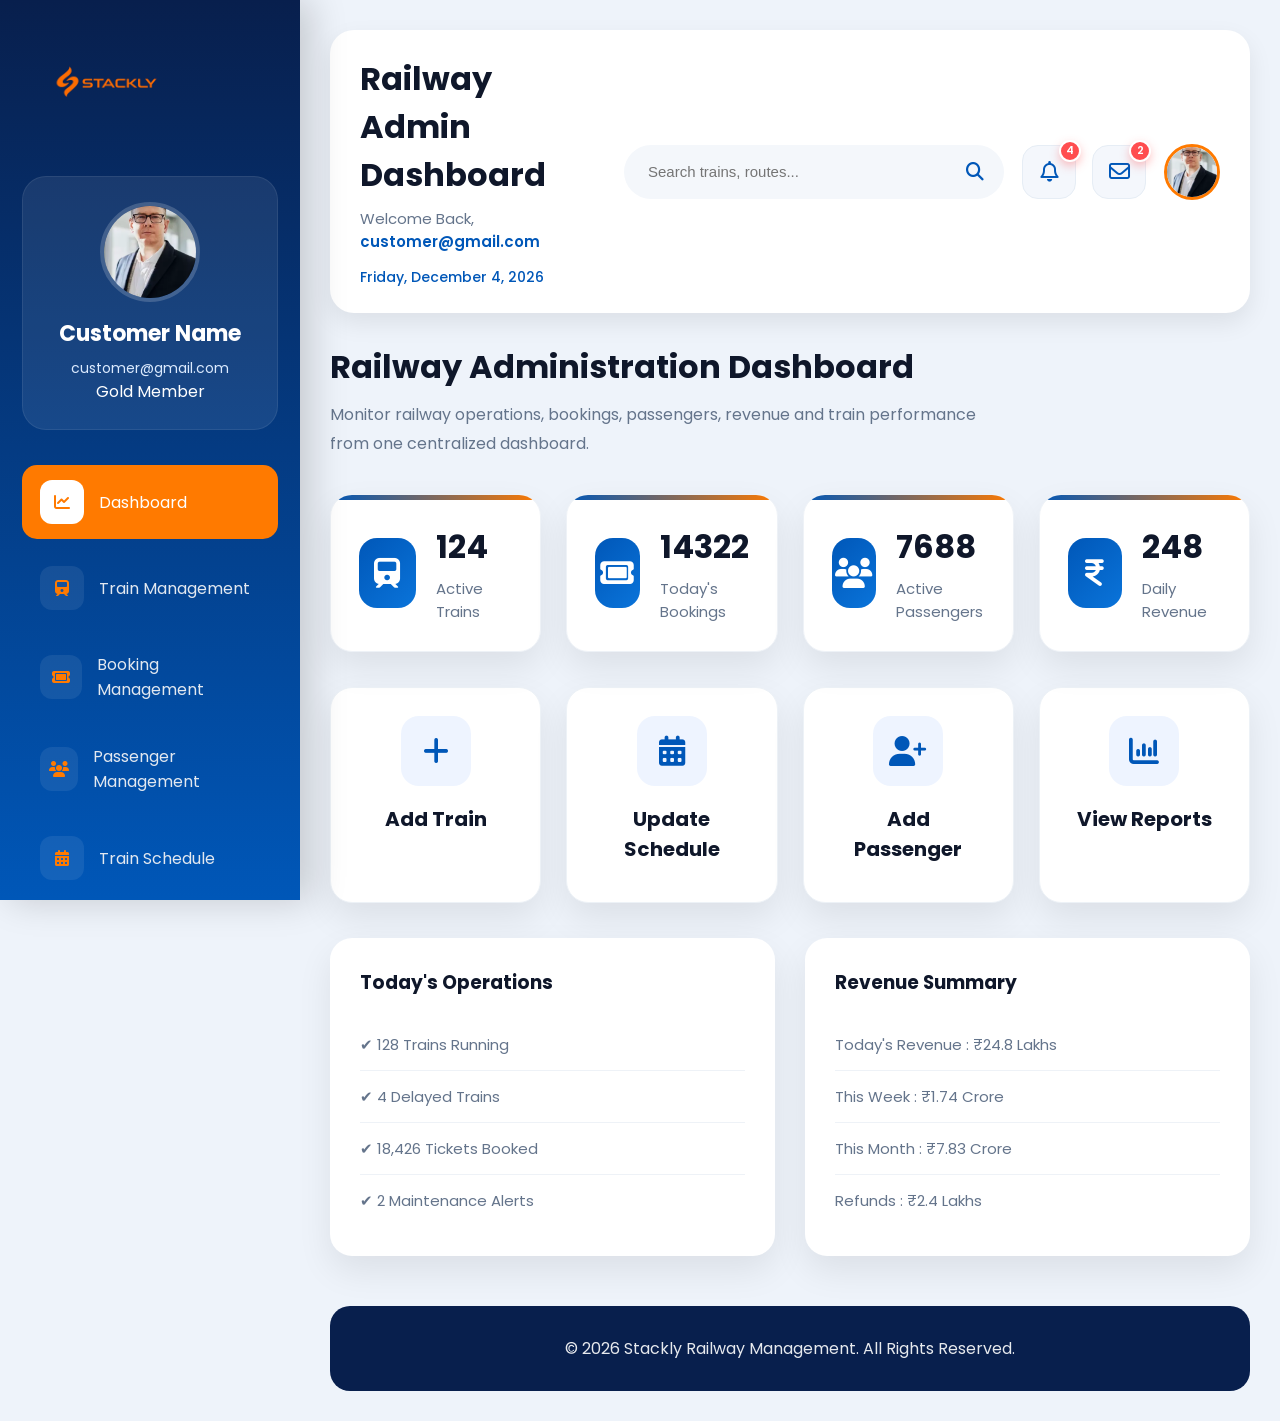
<file: admin-dashboard.html>
<!DOCTYPE html>
<html lang="en">

<head>

    <meta charset="UTF-8">

    <meta name="viewport"
        content="width=device-width, initial-scale=1.0">

    <title>

        Railway Admin Dashboard | Stackly

    </title>

    <meta name="description"
        content="Premium Railway Customer Dashboard">

    <!-- Google Font -->

    <link rel="preconnect"
        href="https://fonts.googleapis.com">

    <link rel="preconnect"
        href="https://fonts.gstatic.com"
        crossorigin>

    <link
        href="https://fonts.googleapis.com/css2?family=Outfit:wght@300;400;500;600;700;800&display=swap"
        rel="stylesheet">

    <!-- Font Awesome -->

    <link rel="stylesheet"
        href="https://cdnjs.cloudflare.com/ajax/libs/font-awesome/6.7.2/css/all.min.css">

    <!-- CSS -->

    <link rel="stylesheet"
        href="css/dashboard.css">

</head>

<body>

    <!--==========================
        MOBILE MENU
    ===========================-->
<header class="mobile-header">

    <button
        class="menu-toggle"
        id="menuToggle">

        <i class="fa-solid fa-bars"></i>

    </button>

    <a
        href="customer-dashboard.html"
        class="mobile-logo">

        <img
            src="images/orange-logo (2).webp"
            alt="Railway Logo">

    </a>

</header>

    <!--==========================
        SIDEBAR
    ===========================-->

    <aside
        class="sidebar"
        id="sidebar">

        <div class="sidebar-header">

            <a
                href="customer-dashboard.html"
                class="logo">

                <img
                    src="images/orange-logo (2).webp"
                    alt="Railway Logo">

            </a>

            <button
                class="close-sidebar"
                id="closeSidebar">

                <i class="fa-solid fa-xmark"></i>

            </button>

        </div>

        <!-- Customer -->

        <div class="customer-profile">

            <img
                src="images/client4.webp"
                alt="Customer">

            <h3 class="customer-name">

                Customer Name

            </h3>

            <p class="customer-email">

                customer@gmail.com

            </p>

            <span class="premium-tag">

                Gold Member

            </span>

        </div>

    
       <!-- Navigation -->
<nav class="sidebar-menu">

    <a href="#dashboard" class="active">

        <i class="fa-solid fa-chart-line"></i>

        <span>

            Dashboard

        </span>

    </a>

    <a href="#train-management">

        <i class="fa-solid fa-train"></i>

        <span>

            Train Management

        </span>

    </a>

    <a href="#bookings">

        <i class="fa-solid fa-ticket"></i>

        <span>

            Booking Management

        </span>

    </a>

    <a href="#passenger-management">

        <i class="fa-solid fa-users"></i>

        <span>

            Passenger Management

        </span>

    </a>

    <a href="#schedule-management">

        <i class="fa-solid fa-calendar-days"></i>

        <span>

            Train Schedule

        </span>

    </a>

    <a href="#reports">

        <i class="fa-solid fa-chart-pie"></i>

        <span>

            Reports & Analytics

        </span>

    </a>


    <a href="login.html">

        <i class="fa-solid fa-right-from-bracket"></i>

        <span>

            Logout

        </span>

    </a>

</nav>



    </aside>

    <!-- Overlay -->

    <div
        class="sidebar-overlay"
        id="sidebarOverlay">

    </div>

    <!--==========================
        MAIN
    ===========================-->

    <main class="dashboard-main">

        <!-- Header -->

        <header class="dashboard-header">

            <div class="header-left">

                <h1>

                    Railway Admin Dashboard

                </h1>

                <p>

                    Welcome Back,

                    <span class="customer-email">

                        customer@gmail.com

                    </span>

                </p>

                <span
                    class="today-date"
                    id="currentDate">

                    Tuesday, August 04, 2026

                </span>

            </div>

            <div class="header-right">

                <div class="search-box">

                    <input
                        type="text"
                        placeholder="Search trains, routes...">

                    <i class="fa-solid fa-magnifying-glass"></i>

                </div>

                <div class="header-icons">

                    <a
                        href="404.html"
                        class="notification">

                        <i class="fa-regular fa-bell"></i>

                        <span>

                            4

                        </span>

                    </a>

                    <a
                        href="404.html"
                        class="notification">

                        <i class="fa-regular fa-envelope"></i>

                        <span>

                            2

                        </span>

                    </a>

                </div>

                <div class="profile-image">

                    <img
                        src="images/client4.webp"
                        alt="Customer">

                </div>

            </div>

        </header>

        <!--==========================
            DASHBOARD
        ===========================-->

        <section
            id="dashboard2"
            class="page-section active">
        </section>


<!--==========================================
        DASHBOARD
===========================================-->

<section
    id="dashboard"
    class="page-section">

    <!-- Dashboard Header -->

    <div class="section-heading">

        <h2>

            Railway Administration Dashboard

        </h2>

        <p>

            Monitor railway operations, bookings, passengers, revenue and train performance from one centralized dashboard.

        </p>

    </div>

    <!-- Statistics -->

    <div class="stats-grid">

        <div class="stat-card">

            <div class="stat-icon">

                <i class="fa-solid fa-train"></i>

            </div>

            <div class="stat-content">

                <h3>

                    128

                </h3>

                <p>

                    Active Trains

                </p>

            </div>

        </div>

        <div class="stat-card">

            <div class="stat-icon">

                <i class="fa-solid fa-ticket"></i>

            </div>

            <div class="stat-content">

                <h3>

                    18,426

                </h3>

                <p>

                    Today's Bookings

                </p>

            </div>

        </div>

        <div class="stat-card">

            <div class="stat-icon">

                <i class="fa-solid fa-users"></i>

            </div>

            <div class="stat-content">

                <h3>

                    9,842

                </h3>

                <p>

                    Active Passengers

                </p>

            </div>

        </div>

        <div class="stat-card">

            <div class="stat-icon">

                <i class="fa-solid fa-indian-rupee-sign"></i>

            </div>

            <div class="stat-content">

                <h3>

                    ₹24.8L

                </h3>

                <p>

                    Daily Revenue

                </p>

            </div>

        </div>

    </div>

    <!-- Quick Actions -->

    <div class="quick-actions">

        <div class="action-card">

            <i class="fa-solid fa-plus"></i>

            <h3>

                Add Train

            </h3>

        </div>

        <div class="action-card">

            <i class="fa-solid fa-calendar-days"></i>

            <h3>

                Update Schedule

            </h3>

        </div>

        <div class="action-card">

            <i class="fa-solid fa-user-plus"></i>

            <h3>

                Add Passenger

            </h3>

        </div>

        <div class="action-card">

            <i class="fa-solid fa-chart-column"></i>

            <h3>

                View Reports

            </h3>

        </div>

    </div>

    <!-- Dashboard Overview -->

    <div class="dashboard-overview">

        <div class="overview-card">

            <h3>

                Today's Operations

            </h3>

            <ul>

                <li>✔ 128 Trains Running</li>

                <li>✔ 4 Delayed Trains</li>

                <li>✔ 18,426 Tickets Booked</li>

                <li>✔ 2 Maintenance Alerts</li>

            </ul>

        </div>

        <div class="overview-card">

            <h3>

                Revenue Summary

            </h3>

            <ul>

                <li>Today's Revenue : ₹24.8 Lakhs</li>

                <li>This Week : ₹1.74 Crore</li>

                <li>This Month : ₹7.83 Crore</li>

                <li>Refunds : ₹2.4 Lakhs</li>

            </ul>

        </div>

    </div>

</section>
        
<!--==========================================
TRAIN MANAGEMENT
===========================================-->

<section
    id="train-management"
    class="page-section">

    <div class="section-heading">

        <h2>

            Train Management

        </h2>

        <p>

            Manage train schedules, routes and operational status.

        </p>

    </div>

    <div class="train-grid">

        <!-- Train -->

        <div class="train-card">

            <div class="train-top">

                <div>

                    <h3>

                        Vande Bharat Express

                    </h3>

                    <span>

                        Train No : 20701

                    </span>

                </div>

                <span class="status active">

                    Active

                </span>

            </div>

            <div class="train-route">

                <div>

                    <strong>

                        Hyderabad

                    </strong>

                    <small>

                        06:00 AM

                    </small>

                </div>

                <i class="fa-solid fa-arrow-right-long"></i>

                <div>

                    <strong>

                        Bengaluru

                    </strong>

                    <small>

                        01:45 PM

                    </small>

                </div>

            </div>

            <div class="train-info">

                <div>

                    <small>

                        Coaches

                    </small>

                    <strong>

                        18

                    </strong>

                </div>

                <div>

                    <small>

                        Seats

                    </small>

                    <strong>

                        1280

                    </strong>

                </div>

                <div>

                    <small>

                        Platform

                    </small>

                    <strong>

                        5

                    </strong>

                </div>

            </div>

            <div class="train-buttons">

                <a href="404.html" class="primary-btn">

                    Edit

                </a>

                <a href="404.html" class="secondary-btn">

                    View

                </a>

            </div>

        </div>

        <!-- Train -->

        <div class="train-card">

            <div class="train-top">

                <div>

                    <h3>

                        Rajdhani Express

                    </h3>

                    <span>

                        Train No : 12952

                    </span>

                </div>

                <span class="status delay">

                    Delayed

                </span>

            </div>

            <div class="train-route">

                <div>

                    <strong>

                        Delhi

                    </strong>

                    <small>

                        07:15 PM

                    </small>

                </div>

                <i class="fa-solid fa-arrow-right-long"></i>

                <div>

                    <strong>

                        Mumbai

                    </strong>

                    <small>

                        10:10 AM

                    </small>

                </div>

            </div>

            <div class="train-info">

                <div>

                    <small>

                        Coaches

                    </small>

                    <strong>

                        22

                    </strong>

                </div>

                <div>

                    <small>

                        Seats

                    </small>

                    <strong>

                        1520

                    </strong>

                </div>

                <div>

                    <small>

                        Platform

                    </small>

                    <strong>

                        2

                    </strong>

                </div>

            </div>

            <div class="train-buttons">

                <a href="404.html" class="primary-btn">

                    Edit

                </a>

                <a href="404.html" class="secondary-btn">

                    View

                </a>

            </div>

        </div>

    </div>

</section>

<!--==========================================
BOOKING MANAGEMENT
===========================================-->

<section id="bookings" class="page-section">

    <div class="section-heading">

        <h2>Booking Management</h2>

        <p>
            View, approve and manage all railway ticket bookings.
        </p>

    </div>

    <div class="booking-grid">

        <!-- Booking -->

        <div class="booking-card">

            <div class="booking-top">

                <div>

                    <h3>BK102548</h3>

                    <span>Booking ID</span>

                </div>

                <span class="booking-status confirmed">

                    Confirmed

                </span>

            </div>

            <div class="booking-user">

                <img src="images/clientimg1.jpg" alt="Passenger">

                <div>

                    <h4>Rahul Sharma</h4>

                    <p>Hyderabad → Bengaluru</p>

                </div>

            </div>

            <div class="booking-info">

                <div>

                    <small>Train</small>

                    <strong>Vande Bharat</strong>

                </div>

                <div>

                    <small>Seat</small>

                    <strong>B2 - 34</strong>

                </div>

                <div>

                    <small>Fare</small>

                    <strong>₹1,250</strong>

                </div>

            </div>

            <div class="booking-buttons">

                <a href="404.html" class="primary-btn">

                    View

                </a>

                <a href="404.html" class="secondary-btn">

                    Cancel

                </a>

            </div>

        </div>

        <!-- Booking -->

        <div class="booking-card">

            <div class="booking-top">

                <div>

                    <h3>BK102549</h3>

                    <span>Booking ID</span>

                </div>

                <span class="booking-status pending">

                    Pending

                </span>

            </div>

            <div class="booking-user">

                <img src="images/img13.webp" alt="Passenger">

                <div>

                    <h4>Priya Reddy</h4>

                    <p>Delhi → Mumbai</p>

                </div>

            </div>

            <div class="booking-info">

                <div>

                    <small>Train</small>

                    <strong>Rajdhani</strong>

                </div>

                <div>

                    <small>Seat</small>

                    <strong>A1 - 18</strong>

                </div>

                <div>

                    <small>Fare</small>

                    <strong>₹2,150</strong>

                </div>

            </div>

            <div class="booking-buttons">

                <a href="404.html" class="primary-btn">

                    Approve

                </a>

                <a href="404.html" class="secondary-btn">

                    Reject

                </a>

            </div>

        </div>

    </div>

</section>

<!--==========================================
PASSENGER MANAGEMENT
===========================================-->

<section
    id="passenger-management"
    class="page-section">

    <div class="section-heading">

        <h2>

            Passenger Management

        </h2>

        <p>

            Manage registered passengers and their travel information.

        </p>

    </div>

    <div class="passenger-grid">

        <!-- Passenger -->

        <div class="passenger-card">

            <img
                src="images/clientimg1.jpg"
                alt="Passenger">

            <h3>

                Rahul Sharma

            </h3>

            <p>

                rahul@gmail.com

            </p>

            <div class="passenger-info">

                <div>

                    <small>Total Trips</small>

                    <strong>52</strong>

                </div>

                <div>

                    <small>Bookings</small>

                    <strong>68</strong>

                </div>

                <div>

                    <small>Status</small>

                    <strong class="active-passenger">

                        Active

                    </strong>

                </div>

            </div>

            <div class="passenger-buttons">

                <a
                    href="404.html"
                    class="primary-btn">

                    View

                </a>

                <a
                    href="404.html"
                    class="secondary-btn">

                    Edit

                </a>

            </div>

        </div>

        <!-- Passenger -->

        <div class="passenger-card">

            <img
                src="images/img13.webp"
                alt="Passenger">

            <h3>

                Priya Reddy

            </h3>

            <p>

                priya@gmail.com

            </p>

            <div class="passenger-info">

                <div>

                    <small>Total Trips</small>

                    <strong>35</strong>

                </div>

                <div>

                    <small>Bookings</small>

                    <strong>42</strong>

                </div>

                <div>

                    <small>Status</small>

                    <strong class="active-passenger">

                        Active

                    </strong>

                </div>

            </div>

            <div class="passenger-buttons">

                <a
                    href="404.html"
                    class="primary-btn">

                    View

                </a>

                <a
                    href="404.html"
                    class="secondary-btn">

                    Edit

                </a>

            </div>

        </div>

    </div>

</section>
<!--==========================================
TRAIN SCHEDULE MANAGEMENT
===========================================-->

<section id="schedule-management" class="page-section">

    <div class="section-heading">

        <h2>

            Train Schedule Management

        </h2>

        <p>

            Manage train departure, arrival and platform schedules.

        </p>

    </div>

    <div class="schedule-grid">

        <!-- Schedule Card -->

        <div class="schedule-card">

            <div class="schedule-top">

                <div>

                    <h3>

                        Vande Bharat Express

                    </h3>

                    <span>

                        Train No : 20701

                    </span>

                </div>

                <span class="status active">

                    On Time

                </span>

            </div>

            <div class="schedule-details">

                <div>

                    <small>Departure</small>

                    <strong>06:00 AM</strong>

                </div>

                <div>

                    <small>Arrival</small>

                    <strong>01:45 PM</strong>

                </div>

                <div>

                    <small>Platform</small>

                    <strong>5</strong>

                </div>

                <div>

                    <small>Route</small>

                    <strong>Hyderabad → Bengaluru</strong>

                </div>

            </div>

            <div class="schedule-buttons">

                <a href="404.html" class="primary-btn">

                    Update

                </a>

                <a href="404.html" class="secondary-btn">

                    View

                </a>

            </div>

        </div>

        <!-- Schedule Card -->

        <div class="schedule-card">

            <div class="schedule-top">

                <div>

                    <h3>

                        Rajdhani Express

                    </h3>

                    <span>

                        Train No : 12952

                    </span>

                </div>

                <span class="status delay">

                    Delayed

                </span>

            </div>

            <div class="schedule-details">

                <div>

                    <small>Departure</small>

                    <strong>07:15 PM</strong>

                </div>

                <div>

                    <small>Arrival</small>

                    <strong>10:10 AM</strong>

                </div>

                <div>

                    <small>Platform</small>

                    <strong>2</strong>

                </div>

                <div>

                    <small>Route</small>

                    <strong>Delhi → Mumbai</strong>

                </div>

            </div>

            <div class="schedule-buttons">

                <a href="404.html" class="primary-btn">

                    Update

                </a>

                <a href="404.html" class="secondary-btn">

                    View

                </a>

            </div>

        </div>

    </div>

</section>

<!--==========================================
REPORTS & ANALYTICS
===========================================-->

<section
    id="reports"
    class="page-section">

    <div class="section-heading">

        <h2>

            Reports & Analytics

        </h2>

        <p>

            Monitor railway performance, revenue and passenger statistics.

        </p>

    </div>

    <div class="reports-grid">

        <!-- Revenue -->

        <div class="report-card">

            <div class="report-icon">

                <i class="fa-solid fa-indian-rupee-sign"></i>

            </div>

            <h3>

                Total Revenue

            </h3>

            <h2>

                ₹8.45 Cr

            </h2>

            <p>

                +18% Compared to Last Month

            </p>

        </div>

        <!-- Passengers -->

        <div class="report-card">

            <div class="report-icon">

                <i class="fa-solid fa-users"></i>

            </div>

            <h3>

                Total Passengers

            </h3>

            <h2>

                1,24,860

            </h2>

            <p>

                +9% Passenger Growth

            </p>

        </div>

        <!-- Bookings -->

        <div class="report-card">

            <div class="report-icon">

                <i class="fa-solid fa-ticket"></i>

            </div>

            <h3>

                Tickets Booked

            </h3>

            <h2>

                42,580

            </h2>

            <p>

                This Month

            </p>

        </div>

        <!-- Trains -->

        <div class="report-card">

            <div class="report-icon">

                <i class="fa-solid fa-train"></i>

            </div>

            <h3>

                Active Trains

            </h3>

            <h2>

                128

            </h2>

            <p>

                Running Successfully

            </p>

        </div>

    </div>

    <div class="analytics-wrapper">

        <div class="analytics-card">

            <h3>

                Monthly Performance

            </h3>

            <div class="progress-item">

                <span>

                    Revenue Target

                </span>

                <div class="progress">

                    <span style="width:90%;"></span>

                </div>

            </div>

            <div class="progress-item">

                <span>

                    Ticket Bookings

                </span>

                <div class="progress">

                    <span style="width:82%;"></span>

                </div>

            </div>

            <div class="progress-item">

                <span>

                    Passenger Satisfaction

                </span>

                <div class="progress">

                    <span style="width:95%;"></span>

                </div>

            </div>

        </div>

        <div class="analytics-card">

            <h3>

                Performance Summary

            </h3>

            <ul>

                <li>✔ 98% Trains Running On Time</li>

                <li>✔ 94% Seat Occupancy</li>

                <li>✔ 2.4M Monthly Visitors</li>

                <li>✔ 99.2% Booking Success Rate</li>

                <li>✔ 4.8/5 Customer Rating</li>

            </ul>

        </div>

    </div>

</section>

<!--==========================================
        FOOTER
===========================================-->

<footer class="dashboard-footer">

    <p>

        © 2026 Stackly Railway Management.
        All Rights Reserved.

    </p>

</footer>

</main>

<script src="js/dashboard.js"></script>

</body>

</html>
</file>
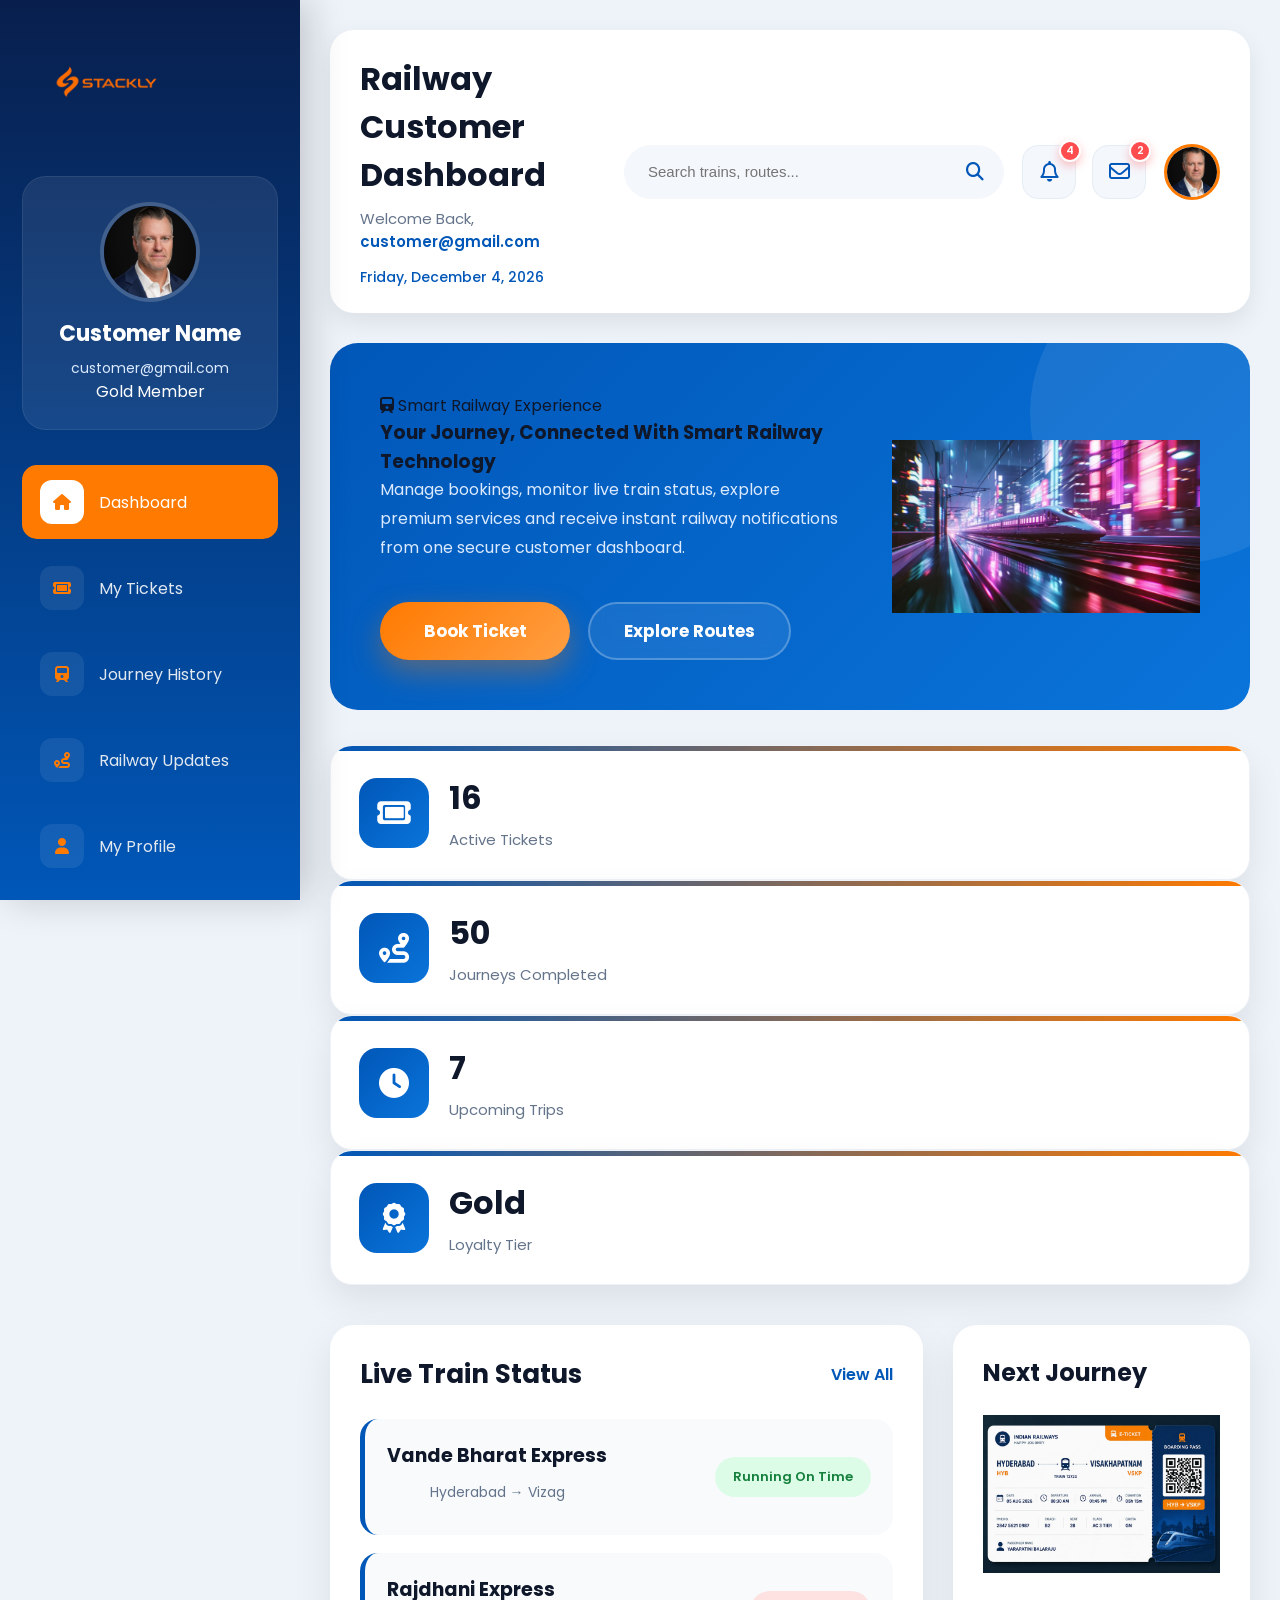
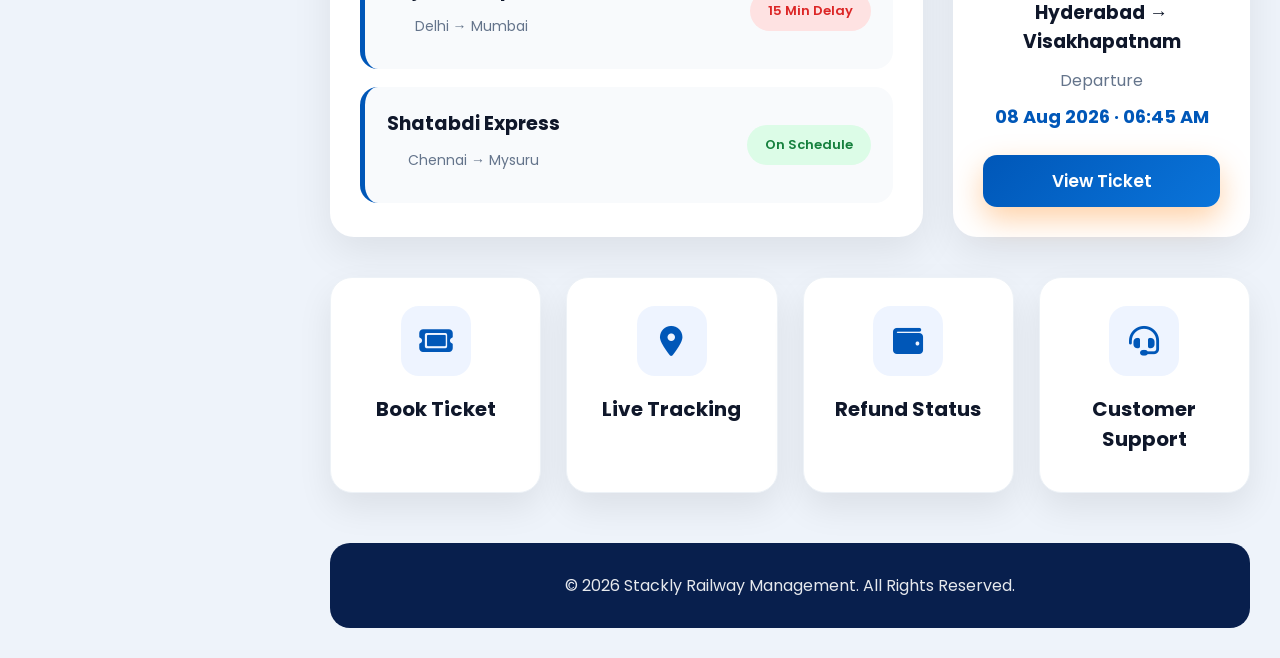
<file: customer-dashboard.html>
<!DOCTYPE html>
<html lang="en">

<head>

    <meta charset="UTF-8">

    <meta name="viewport"
        content="width=device-width, initial-scale=1.0">

    <title>

        Railway Customer Dashboard | Stackly

    </title>

    <meta name="description"
        content="Premium Railway Customer Dashboard">

    <!-- Google Font -->

    <link rel="preconnect"
        href="https://fonts.googleapis.com">

    <link rel="preconnect"
        href="https://fonts.gstatic.com"
        crossorigin>

    <link
        href="https://fonts.googleapis.com/css2?family=Outfit:wght@300;400;500;600;700;800&display=swap"
        rel="stylesheet">

    <!-- Font Awesome -->

    <link rel="stylesheet"
        href="https://cdnjs.cloudflare.com/ajax/libs/font-awesome/6.7.2/css/all.min.css">

    <!-- CSS -->

    <link rel="stylesheet"
        href="css/dashboard.css">

</head>

<body>

    <!--==========================
        MOBILE MENU
    ===========================-->
<header class="mobile-header">

    <button
        class="menu-toggle"
        id="menuToggle">

        <i class="fa-solid fa-bars"></i>

    </button>

    <a
        href="customer-dashboard.html"
        class="mobile-logo">

        <img
            src="images/orange-logo (2).webp"
            alt="Railway Logo">

    </a>

</header>

    <!--==========================
        SIDEBAR
    ===========================-->

    <aside
        class="sidebar"
        id="sidebar">

        <div class="sidebar-header">

            <a
                href="customer-dashboard.html"
                class="logo">

                <img
                    src="images/orange-logo (2).webp"
                    alt="Railway Logo">

            </a>

            <button
                class="close-sidebar"
                id="closeSidebar">

                <i class="fa-solid fa-xmark"></i>

            </button>

        </div>

        <!-- Customer -->

        <div class="customer-profile">

            <img
                src="images/clientimg1.jpg"
                alt="Customer">

            <h3 class="customer-name">

                Customer Name

            </h3>

            <p class="customer-email">

                customer@gmail.com

            </p>

            <span class="premium-tag">

                Gold Member

            </span>

        </div>

     
        <!-- Navigation -->

        <nav class="sidebar-menu">

            <a
                href="#dashboard"
                class="active">

                <i class="fa-solid fa-house"></i>

                <span>

                    Dashboard

                </span>

            </a>

            <a href="#tickets">

                <i class="fa-solid fa-ticket"></i>

                <span>

                    My Tickets

                </span>

            </a>

            <a href="#journeys">

                <i class="fa-solid fa-train"></i>

                <span>

                    Journey History

                </span>

            </a>

            <a href="#railway-updates">

                <i class="fa-solid fa-route"></i>

                <span>

                    Railway Updates

                </span>

            </a>


            <a href="#profile">

                <i class="fa-solid fa-user"></i>

                <span>

                    My Profile

                </span>

            </a>

            <a href="login.html">

                <i class="fa-solid fa-right-from-bracket"></i>

                <span>

                    Logout

                </span>

            </a>

        </nav>


    </aside>

    <!-- Overlay -->

    <div
        class="sidebar-overlay"
        id="sidebarOverlay">

    </div>

    <!--==========================
        MAIN
    ===========================-->

    <main class="dashboard-main">

        <!-- Header -->

        <header class="dashboard-header">

            <div class="header-left">

                <h1>

                    Railway Customer Dashboard

                </h1>

                <p>

                    Welcome Back,

                    <span class="customer-email">

                        customer@gmail.com

                    </span>

                </p>

                <span
                    class="today-date"
                    id="currentDate">

                    Tuesday, August 04, 2026

                </span>

            </div>

            <div class="header-right">

                <div class="search-box">

                    <input
                        type="text"
                        placeholder="Search trains, routes...">

                    <i class="fa-solid fa-magnifying-glass"></i>

                </div>

                <div class="header-icons">

                    <a
                        href="404.html"
                        class="notification">

                        <i class="fa-regular fa-bell"></i>

                        <span>

                            4

                        </span>

                    </a>

                    <a
                        href="404.html"
                        class="notification">

                        <i class="fa-regular fa-envelope"></i>

                        <span>

                            2

                        </span>

                    </a>

                </div>

                <div class="profile-image">

                    <img
                        src="images/clientimg1.jpg"
                        alt="Customer">

                </div>

            </div>

        </header>

        <!--==========================
            DASHBOARD
        ===========================-->

        <section
            id="dashboard"
            class="page-section active">


<!--==========================================
        RAILWAY HERO
===========================================-->

<section class="railway-hero">

    <div class="hero-left">

        <span class="hero-badge">

            <i class="fa-solid fa-train"></i>

            Smart Railway Experience

        </span>

        <h1>

            Your Journey,
            Connected With
            Smart Railway Technology

        </h1>

        <p>

            Manage bookings, monitor live train
            status, explore premium services and
            receive instant railway notifications
            from one secure customer dashboard.

        </p>

        <div class="hero-buttons">

            <a href="404.html"
                class="primary-btn">

                Book Ticket

            </a>

            <a href="404.html"
                class="secondary-btn">

                Explore Routes

            </a>

        </div>

    </div>

    <div class="hero-right">

        <img
            src="images/trainimg2.webp"
            alt="Railway">

    </div>

</section>

<!--==========================================
        QUICK STATS
===========================================-->

<section class="dashboard-stats">

    <div class="stat-card">

        <div class="stat-icon">

            <i class="fa-solid fa-ticket"></i>

        </div>

        <div class="stat-content">

            <h3>

                16

            </h3>

            <p>

                Active Tickets

            </p>

        </div>

    </div>

    <div class="stat-card">

        <div class="stat-icon">

            <i class="fa-solid fa-route"></i>

        </div>

        <div class="stat-content">

            <h3>

                82

            </h3>

            <p>

                Journeys Completed

            </p>

        </div>

    </div>

    <div class="stat-card">

        <div class="stat-icon">

            <i class="fa-solid fa-clock"></i>

        </div>

        <div class="stat-content">

            <h3>

                7

            </h3>

            <p>

                Upcoming Trips

            </p>

        </div>

    </div>

    <div class="stat-card">

        <div class="stat-icon">

            <i class="fa-solid fa-award"></i>

        </div>

        <div class="stat-content">

            <h3>

                Gold

            </h3>

            <p>

                Loyalty Tier

            </p>

        </div>

    </div>

</section>

<!--==========================================
        LIVE STATUS
===========================================-->

<section class="live-status-grid">

    <div class="status-card large">

        <div class="section-title">

            <h2>

                Live Train Status

            </h2>

            <a href="404.html">

                View All

            </a>

        </div>

        <div class="train-list">

            <div class="train-item">

                <div>

                    <h3>

                    Vande Bharat Express

                    </h3>

                    <p>

                        Hyderabad → Vizag

                    </p>

                </div>

                <span class="running">

                    Running On Time

                </span>

            </div>

            <div class="train-item">

                <div>

                    <h3>

                        Rajdhani Express

                    </h3>

                    <p>

                        Delhi → Mumbai

                    </p>

                </div>

                <span class="delay">

                    15 Min Delay

                </span>

            </div>

            <div class="train-item">

                <div>

                    <h3>

                        Shatabdi Express

                    </h3>

                    <p>

                        Chennai → Mysuru

                    </p>

                </div>

                <span class="running">

                    On Schedule

                </span>

            </div>

        </div>

    </div>

    <div class="status-card">

        <h2>

            Next Journey

        </h2>

        <img
            src="images/ticket.webp"
            alt="Ticket">

        <h3>

            Hyderabad → Visakhapatnam

        </h3>

        <p>

            Departure

        </p>

        <strong>

            08 Aug 2026 · 06:45 AM

        </strong>

        <a href="404.html"
            class="primary-btn">

            View Ticket

        </a>

    </div>

</section>

<!--==========================================
        QUICK ACTIONS
===========================================-->

<section class="quick-actions">

    <div class="action-card">

        <i class="fa-solid fa-ticket"></i>

        <h3>

            Book Ticket

        </h3>

    </div>

    <div class="action-card">

        <i class="fa-solid fa-location-dot"></i>

        <h3>

            Live Tracking

        </h3>

    </div>

    <div class="action-card">

        <i class="fa-solid fa-wallet"></i>

        <h3>

            Refund Status

        </h3>

    </div>

    <div class="action-card">

        <i class="fa-solid fa-headset"></i>

        <h3>

            Customer Support

        </h3>

    </div>

</section>
  </section>

  <!--==========================================
        MY TICKETS
===========================================-->

<section id="tickets" class="page-section">

    <div class="section-heading">

        <h2>

            My Railway Tickets

        </h2>

        <p>

            View your upcoming journeys, completed
            bookings and ticket information in one place.

        </p>

    </div>

    <div class="ticket-grid">

        <!-- Ticket 01 -->

        <div class="ticket-card">

            <div class="ticket-top">

                <span class="ticket-status confirmed">

                    Confirmed

                </span>

                <span class="ticket-id">

                    #RB24018

                </span>

            </div>

            <div class="ticket-route">

                <div>

                    <h3>

                        Hyderabad

                    </h3>

                    <span>

                        06:45 AM

                    </span>

                </div>

                <div class="route-line">

                    <i class="fa-solid fa-train"></i>

                </div>

                <div>

                    <h3>

                        Vizag

                    </h3>

                    <span>

                        02:20 PM

                    </span>

                </div>

            </div>

            <div class="ticket-details">

                <div>

                    <small>

                        Train

                    </small>

                    <strong>

                         Bharat

                    </strong>

                </div>

                <div>

                    <small>

                        Coach

                    </small>

                    <strong>

                        C2

                    </strong>

                </div>

                <div>

                    <small>

                        Seat

                    </small>

                    <strong>

                        28

                    </strong>

                </div>

            </div>

            <div class="ticket-buttons">

                <a href="404.html"
                    class="primary-btn">

                    View Ticket

                </a>

                <a href="404.html"
                    class="secondary-btn">

                    Download PDF

                </a>

            </div>

        </div>

        <!-- Ticket 02 -->

        <div class="ticket-card">

            <div class="ticket-top">

                <span class="ticket-status waiting">

                    Waiting

                </span>

                <span class="ticket-id">

                    #RB24019

                </span>

            </div>

            <div class="ticket-route">

                <div>

                    <h3>

                        Chennai

                    </h3>

                    <span>

                        09:15 AM

                    </span>

                </div>

                <div class="route-line">

                    <i class="fa-solid fa-train"></i>

                </div>

                <div>

                    <h3>

                        Mysuru

                    </h3>

                    <span>

                        04:10 PM

                    </span>

                </div>

            </div>

            <div class="ticket-details">

                <div>

                    <small>

                        Train

                    </small>

                    <strong>

                        Shatabdi

                    </strong>

                </div>

                <div>

                    <small>

                        Coach

                    </small>

                    <strong>

                        B1

                    </strong>

                </div>

                <div>

                    <small>

                        Seat

                    </small>

                    <strong>

                        WL-12

                    </strong>

                </div>

            </div>

            <div class="ticket-buttons">

                <a href="404.html"
                    class="primary-btn">

                    Check Status

                </a>

                <a href="404.html"
                    class="secondary-btn">

                    Cancel

                </a>

            </div>

        </div>

        <!-- Ticket 03 -->

        <div class="ticket-card">

            <div class="ticket-top">

                <span class="ticket-status completed">

                    Completed

                </span>

                <span class="ticket-id">

                    #RB24020

                </span>

            </div>

            <div class="ticket-route">

                <div>

                    <h3>

                        Mumbai

                    </h3>

                    <span>

                        07:00 AM

                    </span>

                </div>

                <div class="route-line">

                    <i class="fa-solid fa-train"></i>

                </div>

                <div>

                    <h3>

                        Delhi

                    </h3>

                    <span>

                        08:45 PM

                    </span>

                </div>

            </div>

            <div class="ticket-details">

                <div>

                    <small>

                        Train

                    </small>

                    <strong>

                        Rajdhani

                    </strong>

                </div>

                <div>

                    <small>

                        Coach

                    </small>

                    <strong>

                        A1

                    </strong>

                </div>

                <div>

                    <small>

                        Seat

                    </small>

                    <strong>

                        18

                    </strong>

                </div>

            </div>

            <div class="ticket-buttons">

                <a href="404.html"
                    class="primary-btn">

                    Journey Details

                </a>

                <a href="404.html"
                    class="secondary-btn">

                    Invoice

                </a>

            </div>

        </div>

    </div>

</section>
<!--==========================================
        JOURNEY HISTORY
===========================================-->

<section id="journeys" class="page-section">

    <div class="section-heading">

        <h2>

            Journey History

        </h2>

        <p>

            View your completed railway journeys and
            travel achievements.

        </p>

    </div>

    <div class="journey-wrapper">

        <div class="journey-timeline">

            <!-- Journey -->

            <div class="journey-item">

                <div class="journey-icon">

                    <i class="fa-solid fa-train"></i>

                </div>

                <div class="journey-content">

                    <div class="journey-top">

                        <h3>

                            Vande Bharat Express

                        </h3>

                        <span>

                            08 Aug 2026

                        </span>

                    </div>

                    <p>

                        Hyderabad →
                        Bengaluru

                    </p>

                    <div class="journey-info">

                        <span>

                            Coach C2

                        </span>

                        <span>

                            Seat 28

                        </span>

                        <span class="completed">

                            Completed

                        </span>

                    </div>

                </div>

            </div>

            <!-- Journey -->

            <div class="journey-item">

                <div class="journey-icon">

                    <i class="fa-solid fa-train"></i>

                </div>

                <div class="journey-content">

                    <div class="journey-top">

                        <h3>

                            Rajdhani Express

                        </h3>

                        <span>

                            20 Jul 2026

                        </span>

                    </div>

                    <p>

                        Delhi →
                        Mumbai

                    </p>

                    <div class="journey-info">

                        <span>

                            Coach A1

                        </span>

                        <span>

                            Seat 18

                        </span>

                        <span class="completed">

                            Completed

                        </span>

                    </div>

                </div>

            </div>

            <!-- Journey -->

            <div class="journey-item">

                <div class="journey-icon">

                    <i class="fa-solid fa-train"></i>

                </div>

                <div class="journey-content">

                    <div class="journey-top">

                        <h3>

                            Shatabdi Express

                        </h3>

                        <span>

                            14 Jul 2026

                        </span>

                    </div>

                    <p>

                        Chennai →
                        Mysuru

                    </p>

                    <div class="journey-info">

                        <span>

                            Coach B2

                        </span>

                        <span>

                            Seat 09

                        </span>

                        <span class="completed">

                            Completed

                        </span>

                    </div>

                </div>

            </div>

        </div>

        <!-- Right Side -->

        <div class="journey-summary">

            <h3>

                Travel Summary

            </h3>

            <div class="summary-card">

                <i class="fa-solid fa-route"></i>

                <h2>

                    82

                </h2>

                <p>

                    Total Journeys

                </p>

            </div>

            <div class="summary-card">

                <i class="fa-solid fa-location-dot"></i>

                <h2>

                    25

                </h2>

                <p>

                    Cities Visited

                </p>

            </div>

            <div class="summary-card">

                <i class="fa-solid fa-award"></i>

                <h2>

                    Gold

                </h2>

                <p>

                    Loyalty Level

                </p>

            </div>

        </div>

    </div>

</section>

<!--==========================================
RAILWAY UPDATES
===========================================-->

<section id="railway-updates" class="page-section">

    <div class="section-heading">

        <h2>Railway Updates</h2>

        <p>Latest announcements and travel information.</p>

    </div>

    <div class="updates-grid">

        <div class="update-card">

            <i class="fa-solid fa-bullhorn"></i>

            <h3>New Train Added</h3>

            <p>
                Vande Bharat Express now operates between Hyderabad and Pune.
            </p>

            <span>02 Aug 2026</span>

        </div>

        <div class="update-card">

            <i class="fa-solid fa-clock"></i>

            <h3>Schedule Update</h3>

            <p>
                Rajdhani Express departure changed to 7:15 PM from Delhi.
            </p>

            <span>04 Aug 2026</span>

        </div>

        <div class="update-card">

            <i class="fa-solid fa-triangle-exclamation"></i>

            <h3>Travel Advisory</h3>

            <p>
                Passengers should arrive at the station 30 minutes early.
            </p>

            <span>Today</span>

        </div>

    </div>

</section>


<!--==========================================
        PASSENGER PROFILE
===========================================-->

<section id="profile" class="page-section">

    <div class="section-heading">

        <h2>

            My Profile

        </h2>

        <p>

            Manage your account, travel preferences
            and membership information.

        </p>

    </div>

    <div class="profile-wrapper">

        <!-- Left -->

        <div class="profile-card">

            <div class="profile-image">

                <img
                    src="images/clientimg1.jpg"
                    alt="Customer">

            </div>

            <h3 class="customer-name">

                Customer Name

            </h3>

            <p class="customer-email">

                customer@gmail.com

            </p>

            <span class="member-badge">

                Gold Railway Member

            </span>

            <div class="profile-stats">

                <div>

                    <h3>

                        82

                    </h3>

                    <span>

                        Trips

                    </span>

                </div>

                <div>

                    <h3>

                        25

                    </h3>

                    <span>

                        Cities

                    </span>

                </div>

                <div>

                    <h3>

                        4.9★

                    </h3>

                    <span>

                        Rating

                    </span>

                </div>

            </div>

        </div>

        <!-- Right -->

        <div class="profile-details">

            <div class="detail-card">

                <h3>

                    Personal Information

                </h3>

                <div class="detail-grid">

                    <div>

                        <strong>

                            Full Name

                        </strong>

                        <span class="customer-name">

                            Customer Name

                        </span>

                    </div>

                    <div>

                        <strong>

                            Email

                        </strong>

                        <span class="customer-email">

                            customer@gmail.com

                        </span>

                    </div>

                    <div>

                        <strong>

                            Mobile

                        </strong>

                        <span>

                            +91 9876543210

                        </span>

                    </div>

                    <div>

                        <strong>

                            Member Since

                        </strong>

                        <span>

                            January 2025

                        </span>

                    </div>

                </div>

            </div>

            <div class="detail-card">

                <h3>

                    Favourite Routes

                </h3>

                <ul class="route-tags">

                    <li>

                        Hyderabad → Bengaluru

                    </li>

                    <li>

                        Chennai → Mysuru

                    </li>

                    <li>

                        Delhi → Mumbai

                    </li>

                    <li>

                        Vijayawada → Vizag

                    </li>

                </ul>

            </div>

            <div class="detail-card">

                <h3>

                    Quick Actions

                </h3>

                <div class="action-buttons">

                    <a href="404.html"
                        class="primary-btn">

                        Edit Profile

                    </a>

                    <a href="404.html"
                        class="secondary-btn">

                        Change Password

                    </a>

                    <a href="404.html"
                        class="primary-btn">

                        Download Ticket

                    </a>

                    <a href="login.html"
                        class="secondary-btn">

                        Logout

                    </a>

                </div>

            </div>

        </div>

    </div>

</section>

<!--==========================================
        FOOTER
===========================================-->

<footer class="dashboard-footer">

    <p>

        © 2026 Stackly Railway Management.
        All Rights Reserved.

    </p>

</footer>

</main>

<script src="js/dashboard.js"></script>

</body>

</html>
</file>
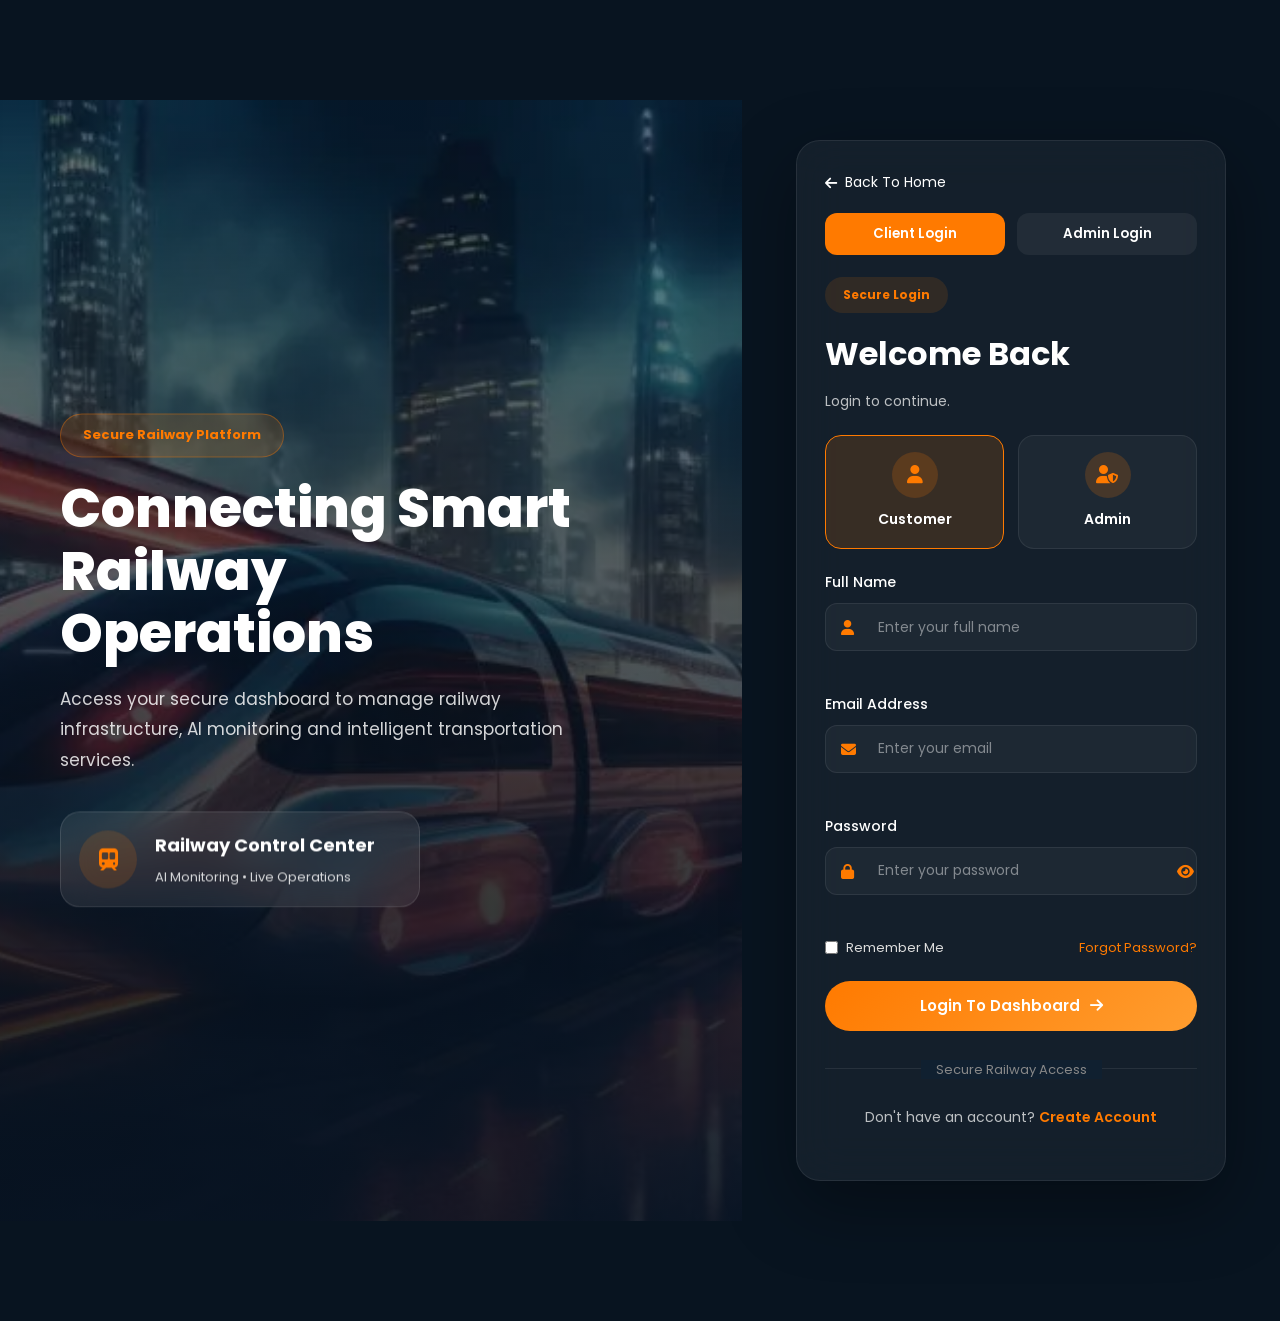
<file: login.html>
<!DOCTYPE html>
<html lang="en">

<head>

    <meta charset="UTF-8">

    <meta name="viewport"
        content="width=device-width, initial-scale=1.0">

    <title>Railway Login | Stackly</title>

    <link rel="preconnect"
        href="https://fonts.googleapis.com">

    <link rel="preconnect"
        href="https://fonts.gstatic.com"
        crossorigin>

    <link href="https://fonts.googleapis.com/css2?family=Poppins:wght@300;400;500;600;700;800&display=swap"
        rel="stylesheet">

    <link rel="stylesheet"
        href="https://cdnjs.cloudflare.com/ajax/libs/font-awesome/6.7.2/css/all.min.css">

    <link rel="stylesheet"
        href="css/style.css">

    <link rel="stylesheet"
        href="css/auth.css">

</head>

<body>

<section class="login-section">

    <!--==============================
    LEFT IMAGE
    ==============================-->

    <div class="login-image">

        <img src="images/samrt-infrastructure.webp"
            alt="Railway Technology">

        <div class="image-overlay"></div>

        <div class="image-content">

            <span class="section-tag">

                Secure Railway Platform

            </span>

            <h1>

                Connecting Smart
                Railway Operations

            </h1>

            <p>

                Access your secure dashboard to manage railway
                infrastructure, AI monitoring and intelligent
                transportation services.

            </p>

            <div class="floating-card">

                <div class="float-icon">

                    <i class="fa-solid fa-train-subway"></i>

                </div>

                <div>

                    <h4>

                        Railway Control Center

                    </h4>

                    <p>

                        AI Monitoring • Live Operations

                    </p>

                </div>

            </div>

        </div>

    </div>

    <!--==============================
    LOGIN CARD
    ==============================-->

    <div class="login-wrapper">

        <div class="login-card">

            <a href="index.html"

                class="back-home">

                <i class="fa-solid fa-arrow-left"></i>

                Back To Home

            </a>

            <div class="login-tabs">

                <button
                    type="button"
                    class="tab-btn active">

                    Client Login

                </button>

                <button
                    type="button"
                    class="tab-btn">

                    Admin Login

                </button>

            </div>

            <span class="section-tag">

                Secure Login

            </span>

            <h2>

                Welcome Back

            </h2>

            <p>

                Login to continue.

            </p>

            <div class="role-selection">

                <div class="role-card active"

                    data-role="customer">

                    <i class="fa-solid fa-user"></i>

                    <span>

                        Customer

                    </span>

                </div>

                <div class="role-card"

                    data-role="admin">

                    <i class="fa-solid fa-user-shield"></i>

                    <span>

                        Admin

                    </span>

                </div>

            </div>

            <form id="loginForm">
                                <!--==================================
                NAME
                ==================================-->

                <div class="input-group">

                    <label>

                        Full Name

                    </label>

                    <div class="input-box">

                        <i class="fa-solid fa-user"></i>

                        <input
                            type="text"
                            id="name"
                            placeholder="Enter your full name"
                            autocomplete="off">

                    </div>

                    <small></small>

                </div>

                <!--==================================
                EMAIL
                ==================================-->

                <div class="input-group">

                    <label>

                        Email Address

                    </label>

                    <div class="input-box">

                        <i class="fa-solid fa-envelope"></i>

                        <input
                            type="email"
                            id="email"
                            placeholder="Enter your email"
                            autocomplete="off">

                    </div>

                    <small></small>

                </div>

                <!--==================================
                PASSWORD
                ==================================-->

                <div class="input-group">

                    <label>

                        Password

                    </label>

                    <div class="input-box">

                        <i class="fa-solid fa-lock"></i>

                        <input
                            type="password"
                            id="password"
                            placeholder="Enter your password">

                        <span class="toggle-password">

                            <i class="fa-solid fa-eye"></i>

                        </span>

                    </div>

                    <small></small>

                </div>

                <!--==================================
                OPTIONS
                ==================================-->

                <div class="form-options">

                    <label class="remember">

                        <input
                            type="checkbox"
                            id="remember">

                        Remember Me

                    </label>

                    <a href="404.html">

                        Forgot Password?

                    </a>

                </div>

                <!--==================================
                BUTTON
                ==================================-->

                <button
                    type="submit"
                    class="primary-btn">

                    Login To Dashboard

                    <i class="fa-solid fa-arrow-right"></i>

                </button>

            </form>

            <!--==================================
            DIVIDER
            ==================================-->

            <div class="login-divider">

                <span>

                    Secure Railway Access

                </span>

            </div>

            <!--==================================
            SIGNUP
            ==================================-->

            <p class="signup-text">

                Don't have an account?

                <a href="signup.html">

                    Create Account

                </a>

            </p>

        </div>

    </div>

</section>

<script src="js/script.js"></script>

<script src="js/login.js"></script>

</body>

</html>
</file>
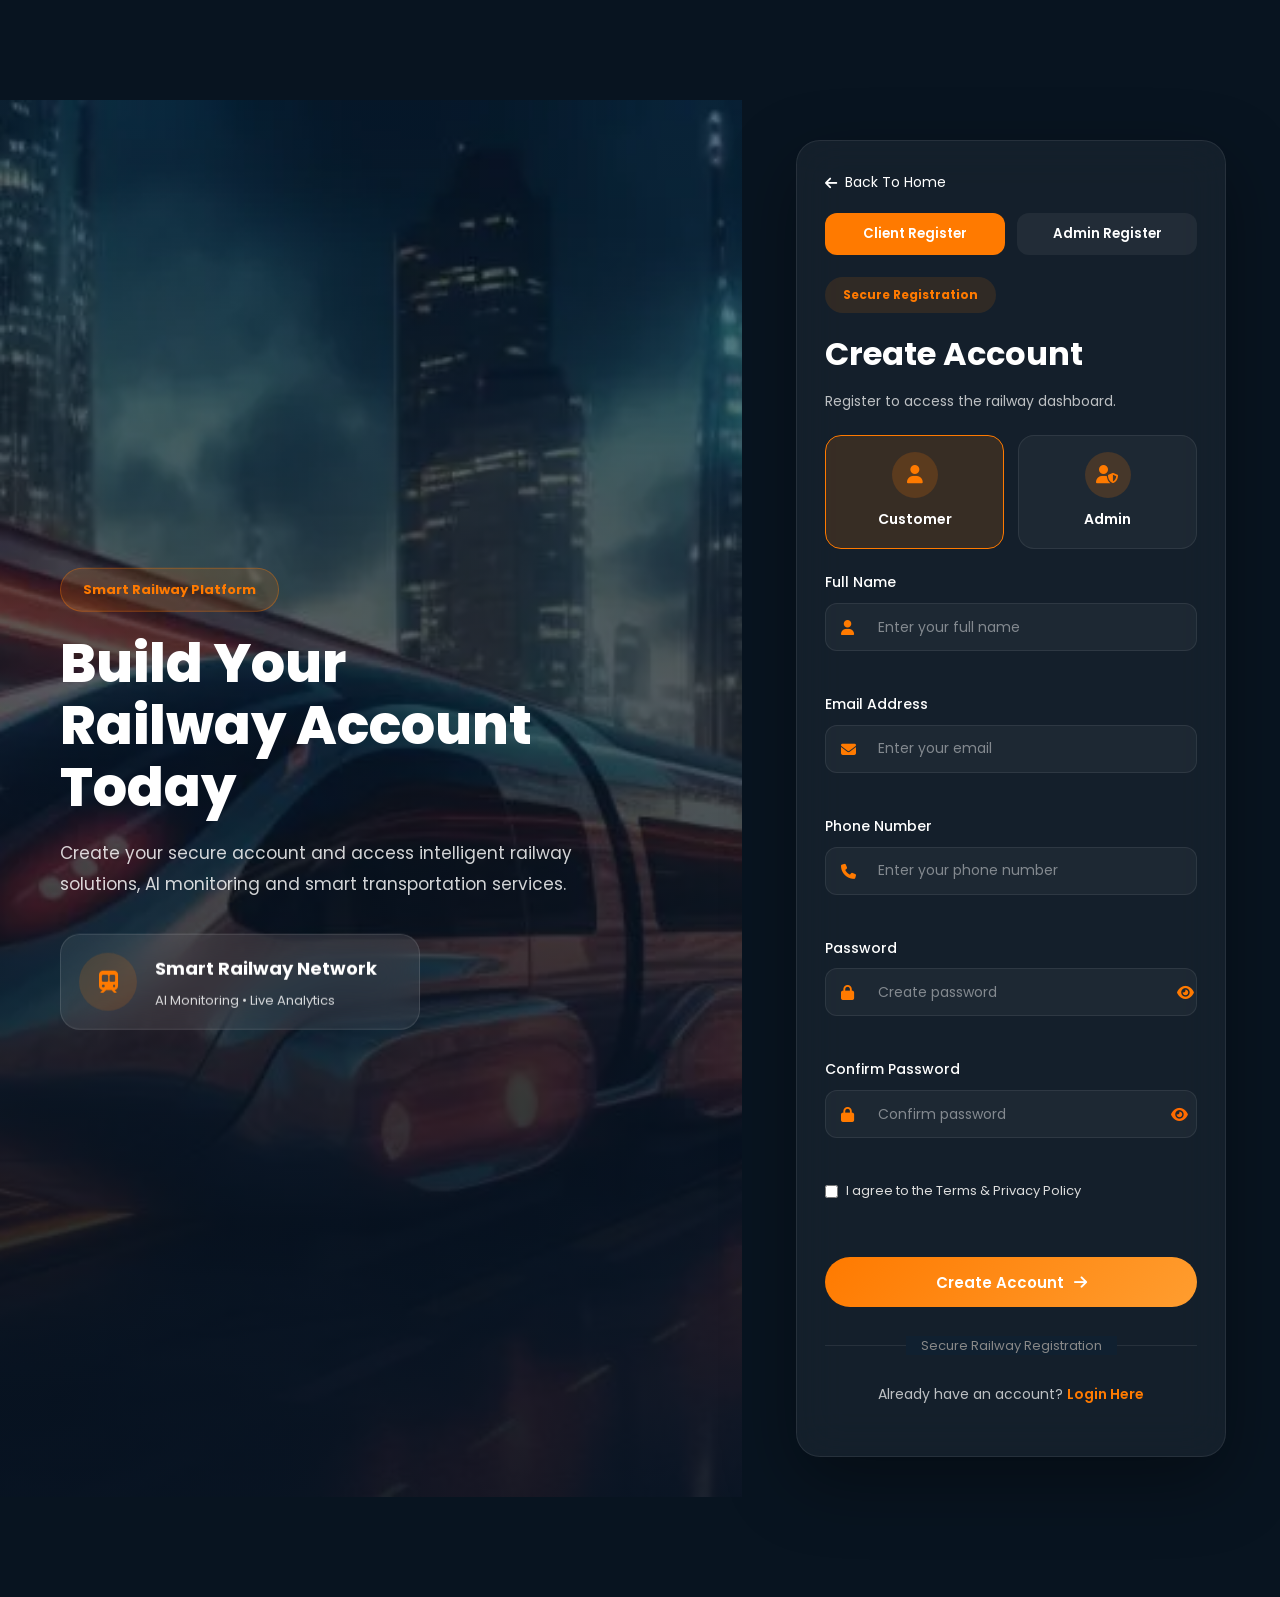
<file: signup.html>
<!DOCTYPE html>
<html lang="en">

<head>

    <meta charset="UTF-8">

    <meta name="viewport"
        content="width=device-width, initial-scale=1.0">

    <title>Railway Signup | Stackly</title>

    <link rel="preconnect"
        href="https://fonts.googleapis.com">

    <link rel="preconnect"
        href="https://fonts.gstatic.com"
        crossorigin>

    <link href="https://fonts.googleapis.com/css2?family=Poppins:wght@300;400;500;600;700;800&display=swap"
        rel="stylesheet">

    <link rel="stylesheet"
        href="https://cdnjs.cloudflare.com/ajax/libs/font-awesome/6.7.2/css/all.min.css">

    <link rel="stylesheet"
        href="css/style.css">

    <link rel="stylesheet"
        href="css/auth.css">

</head>

<body>

<section class="login-section">

    <!--==============================
    LEFT IMAGE
    ==============================-->

    <div class="login-image">

        <img src="images/samrt-infrastructure.webp"
            alt="Railway Technology">

        <div class="image-overlay"></div>

        <div class="image-content">

            <span class="section-tag">

                Smart Railway Platform

            </span>

            <h1>

                Build Your Railway
                Account Today

            </h1>

            <p>

                Create your secure account and access intelligent
                railway solutions, AI monitoring and smart
                transportation services.

            </p>

            <div class="floating-card">

                <div class="float-icon">

                    <i class="fa-solid fa-train-subway"></i>

                </div>

                <div>

                    <h4>

                        Smart Railway Network

                    </h4>

                    <p>

                        AI Monitoring • Live Analytics

                    </p>

                </div>

            </div>

        </div>

    </div>

    <!--==============================
    SIGNUP CARD
    ==============================-->

    <div class="login-wrapper">

        <div class="login-card">

            <a href="index.html"

                class="back-home">

                <i class="fa-solid fa-arrow-left"></i>

                Back To Home

            </a>

            <div class="login-tabs">

                <button
                    type="button"
                    class="tab-btn active">

                    Client Register

                </button>

                <button
                    type="button"
                    class="tab-btn">

                    Admin Register

                </button>

            </div>

            <span class="section-tag">

                Secure Registration

            </span>

            <h2>

                Create Account

            </h2>

            <p>

                Register to access the railway dashboard.

            </p>

            <div class="role-selection">

                <div class="role-card active"

                    data-role="customer">

                    <i class="fa-solid fa-user"></i>

                    <span>

                        Customer

                    </span>

                </div>

                <div class="role-card"

                    data-role="admin">

                    <i class="fa-solid fa-user-shield"></i>

                    <span>

                        Admin

                    </span>

                </div>

            </div>

            <form id="signupForm">
                                <!--==================================
                FULL NAME
                ==================================-->

                <div class="input-group">

                    <label>

                        Full Name

                    </label>

                    <div class="input-box">

                        <i class="fa-solid fa-user"></i>

                        <input
                            type="text"
                            id="name"
                            placeholder="Enter your full name"
                            autocomplete="off">

                    </div>

                    <small></small>

                </div>

                <!--==================================
                EMAIL
                ==================================-->

                <div class="input-group">

                    <label>

                        Email Address

                    </label>

                    <div class="input-box">

                        <i class="fa-solid fa-envelope"></i>

                        <input
                            type="email"
                            id="email"
                            placeholder="Enter your email"
                            autocomplete="off">

                    </div>

                    <small></small>

                </div>

                <!--==================================
                PHONE
                ==================================-->

                <div class="input-group">

                    <label>

                        Phone Number

                    </label>

                    <div class="input-box">

                        <i class="fa-solid fa-phone"></i>

                        <input
                            type="tel"
                            id="phone"
                            placeholder="Enter your phone number"
                            maxlength="10">

                    </div>

                    <small></small>

                </div>

                <!--==================================
                PASSWORD
                ==================================-->

                <div class="input-group">

                    <label>

                        Password

                    </label>

                    <div class="input-box">

                        <i class="fa-solid fa-lock"></i>

                        <input
                            type="password"
                            id="password"
                            placeholder="Create password">

                        <span class="toggle-password">

                            <i class="fa-solid fa-eye"></i>

                        </span>

                    </div>

                    <small></small>

                </div>

                <!--==================================
                CONFIRM PASSWORD
                ==================================-->

                <div class="input-group">

                    <label>

                        Confirm Password

                    </label>

                    <div class="input-box">

                        <i class="fa-solid fa-lock"></i>

                        <input
                            type="password"
                            id="confirmPassword"
                            placeholder="Confirm password">

                        <span class="toggle-confirm">

                            <i class="fa-solid fa-eye"></i>

                        </span>

                    </div>

                    <small></small>

                </div>

                <!--==================================
                TERMS
                ==================================-->

                <div class="form-options">

                    <label class="remember">

                        <input
                            type="checkbox"
                            id="agree">

                        I agree to the Terms &
                        Privacy Policy

                    </label>

                </div>

                <small
                    class="checkbox-error"></small>

                <!--==================================
                BUTTON
                ==================================-->

                <button
                    type="submit"
                    class="primary-btn">

                    Create Account

                    <i class="fa-solid fa-arrow-right"></i>

                </button>

            </form>

            <!--==================================
            DIVIDER
            ==================================-->

            <div class="login-divider">

                <span>

                    Secure Railway Registration

                </span>

            </div>

            <!--==================================
            LOGIN LINK
            ==================================-->

            <p class="signup-text">

                Already have an account?

                <a href="login.html">

                    Login Here

                </a>

            </p>

        </div>

    </div>

</section>

<script src="js/script.js"></script>

<script src="js/signup.js"></script>

</body>

</html>
</file>
<file: css/dashboard.css>
/*==================================================
GOOGLE FONT
==================================================*/

@import url("https://fonts.googleapis.com/css2?family=Poppins:wght@300;400;500;600;700;800&display=swap");

/*==================================================
ROOT
==================================================*/

:root{

    --primary:#0057b8;
    --secondary:#0a74da;
    --accent:#ff7a00;
    --success:#16a34a;
    --danger:#dc2626;

    --white:#ffffff;
    --light:#f5f7fb;
    --border:#e5e7eb;

    --heading:#0f172a;
    --text:#64748b;

    --sidebar:#081f4d;

    --shadow:0 15px 40px rgba(0,0,0,.08);

    --radius:20px;

    --transition:.35s ease;

}

/*==================================================
RESET
==================================================*/

*{

    margin:0;

    padding:0;

    box-sizing:border-box;

}

html{

    scroll-behavior:smooth;

}

body{

    font-family:"Poppins",sans-serif;

    background:#eef3fa;

    color:var(--heading);

    overflow-x:hidden;

}

img{

    max-width:100%;

    display:block;

}

ul{

    list-style:none;

}

a{

    text-decoration:none;

}

button{

    border:none;

    outline:none;

    cursor:pointer;

}

/*==================================================
LAYOUT
==================================================*/

.dashboard-container{

    display:flex;

    min-height:100vh;

}

.dashboard-main{

    flex:1;

    margin-left:300px;

    padding:30px;

    transition:var(--transition);

}

/*==================================================
SIDEBAR
==================================================*/

.sidebar{

    position:fixed;

    left:0;

    top:0;

    width:300px;

    height:100vh;

    background:linear-gradient(180deg,#081f4d,#0057b8);

    color:#fff;

    overflow-y:auto;

    z-index:1000;

    padding:28px 22px;

    transition:var(--transition);

    box-shadow:10px 0 35px rgba(0,0,0,.18);

}

.sidebar::-webkit-scrollbar{

    width:6px;

}

.sidebar::-webkit-scrollbar-thumb{

    background:#ff7a00;

    border-radius:50px;

}

/*==================================================
LOGO
==================================================*/

.sidebar-header{

    display:flex;

    justify-content:space-between;

    align-items:center;

    margin-bottom:35px;

}

.logo img{

    width:170px;

}

/*==================================================
CLOSE BUTTON
==================================================*/

.close-sidebar{

    width:42px;

    height:42px;

    display:none;

    justify-content:center;

    align-items:center;

    border-radius:12px;

    background:rgba(255,255,255,.12);

    color:#fff;

    font-size:18px;

}

/*==================================================
CUSTOMER PROFILE
==================================================*/

.customer-profile{

    background:rgba(255,255,255,.08);

    border:1px solid rgba(255,255,255,.08);

    border-radius:24px;

    padding:25px;

    text-align:center;

    margin-bottom:35px;

}

.customer-profile img{

    width:100px;

    height:100px;

    object-fit:cover;

    border-radius:50%;

    margin:auto;

    border:4px solid rgba(255,255,255,.18);

    margin-bottom:15px;

}

.customer-profile h3{

    font-size:22px;

    color:#fff;

    margin-bottom:8px;

}

.customer-profile p{

    color:#dbeafe;

    font-size:14px;

    word-break:break-word;

}

/*==================================================
MENU
==================================================*/

.sidebar-menu{

    display:flex;

    flex-direction:column;

    gap:12px;

}

.sidebar-menu a{

    display:flex;

    align-items:center;

    gap:15px;

    padding:15px 18px;

    color:#e2e8f0;

    border-radius:15px;

    transition:var(--transition);

}

.sidebar-menu a i{

    width:44px;

    height:44px;

    display:flex;

    align-items:center;

    justify-content:center;

    border-radius:12px;

    background:rgba(255,255,255,.08);

    color:#ff7a00;

    transition:var(--transition);

}

.sidebar-menu a:hover{

    background:#ff7a00;

    color:#fff;

    transform:translateX(8px);

}

.sidebar-menu a:hover i{

    background:#fff;

    color:#ff7a00;

}

.sidebar-menu a.active{

    background:#ff7a00;

    color:#fff;

}

.sidebar-menu a.active i{

    background:#fff;

    color:#ff7a00;

}

/*==================================================
LOGOUT
==================================================*/

.logout-btn{

    display:flex;

    align-items:center;

    justify-content:center;

    gap:12px;

    height:55px;

    margin-top:35px;

    border-radius:16px;

    background:#ef4444;

    color:#fff;

    font-weight:600;

    transition:var(--transition);

}

.logout-btn:hover{

    background:#dc2626;

}

/*==================================================
OVERLAY
==================================================*/

.sidebar-overlay{

    position:fixed;

    inset:0;

    background:rgba(0,0,0,.55);

    opacity:0;

    visibility:hidden;

    transition:var(--transition);

    z-index:999;

}

.sidebar-overlay.active{

    opacity:1;

    visibility:visible;

}

/*==================================================
MENU BUTTON
==================================================*/

.menu-toggle{

    display:none;

    width:50px;

    height:50px;

    border-radius:14px;

    background:#0057b8;

    color:#fff;

    align-items:center;

    justify-content:center;

    font-size:20px;

}

/*==================================================
RESPONSIVE
==================================================*/

@media(max-width:991px){

.sidebar{

    left:-100%;

}

.sidebar.active{

    left:0;

}

.dashboard-main{

    margin-left:0;

    width:100%;

    padding:20px;

}

.menu-toggle{

    display:flex;

}

.close-sidebar{

    display:flex;

}

}

@media(max-width:576px){

.sidebar{

    width:280px;

}

.customer-profile img{

    width:85px;

    height:85px;

}

.logo img{

    width:150px;

}

}

/*==================================================
HEADER
==================================================*/

.dashboard-header{

    background:var(--white);

    border-radius:24px;

    padding:25px 30px;

    display:flex;

    justify-content:space-between;

    align-items:center;

    gap:30px;

    margin-bottom:30px;

    box-shadow:var(--shadow);

}

/*==================================================
HEADER LEFT
==================================================*/

.header-left{

    display:flex;

    flex-direction:column;

    gap:8px;

}

.header-left h1{

    font-size:32px;

    color:var(--heading);

    font-weight:700;

}

.header-left p{

    font-size:15px;

    color:var(--text);

}

.header-left p span{

    color:var(--primary);

    font-weight:600;

}

.today-date{

    display:flex;

    align-items:center;

    gap:10px;

    margin-top:6px;

    color:var(--primary);

    font-size:14px;

    font-weight:500;

}

.today-date i{

    color:var(--accent);

}

/*==================================================
HEADER RIGHT
==================================================*/

.header-right{

    display:flex;

    align-items:center;

    gap:18px;

}

/*==================================================
SEARCH
==================================================*/

.search-box{

    position:relative;

    width:380px;

}

.search-box input{

    width:100%;

    height:54px;

    border:2px solid transparent;

    outline:none;

    border-radius:50px;

    background:#f4f7fb;

    padding:0 55px 0 22px;

    font-size:15px;

    transition:.3s;

}

.search-box input:focus{

    border-color:var(--primary);

    background:#fff;

}

.search-box i{

    position:absolute;

    right:20px;

    top:50%;

    transform:translateY(-50%);

    color:var(--primary);

    font-size:18px;

    cursor:pointer;

    transition:.3s;

}

.search-box i:hover{

    color:var(--accent);

}

/*==================================================
HEADER ICON
==================================================*/

.header-icon{

    width:52px;

    height:52px;

    border-radius:16px;

    background:#f4f7fb;

    display:flex;

    justify-content:center;

    align-items:center;

    position:relative;

    cursor:pointer;

    transition:.3s;

}

.header-icon:hover{

    background:var(--primary);

    transform:translateY(-4px);

}

.header-icon i{

    font-size:20px;

    color:var(--primary);

    transition:.3s;

}

.header-icon:hover i{

    color:#fff;

}

.header-icon span{

    position:absolute;

    top:6px;

    right:6px;

    width:18px;

    height:18px;

    border-radius:50%;

    background:#ef4444;

    color:#fff;

    font-size:11px;

    display:flex;

    justify-content:center;

    align-items:center;

}

/*==================================================
PROFILE
==================================================*/

.profile-image{

    width:56px;

    height:56px;

    border-radius:50%;

    overflow:hidden;

    border:3px solid var(--accent);

    cursor:pointer;

    transition:.3s;

}

.profile-image:hover{

    transform:scale(1.08);

}

.profile-image img{

    width:100%;

    height:100%;

    object-fit:cover;

}

/*==================================================
HERO
==================================================*/

.railway-hero{

    background:linear-gradient(135deg,#0057b8,#0a74da);

    border-radius:28px;

    padding:50px;

    display:grid;

    grid-template-columns:1.2fr .8fr;

    gap:50px;

    align-items:center;

    overflow:hidden;

    margin-bottom:35px;

    position:relative;

}

.railway-hero::before{

    content:"";

    position:absolute;

    width:300px;

    height:300px;

    border-radius:50%;

    background:rgba(255,255,255,.08);

    right:-80px;

    top:-80px;

}

.hero-left{

    position:relative;

    z-index:2;

}

.hero-left h2{

    font-size:42px;

    color:#fff;

    margin-bottom:20px;

    line-height:1.3;

}

.hero-left p{

    color:#dbeafe;

    font-size:16px;

    line-height:1.8;

    margin-bottom:30px;

}

.hero-btn{

    display:inline-flex;

    align-items:center;

    justify-content:center;

    padding:15px 32px;

    background:var(--accent);

    color:#fff;

    border-radius:14px;

    font-weight:600;

    transition:.35s;

}

.hero-btn:hover{

    transform:translateY(-5px);

}

.hero-right{

    display:flex;

    justify-content:center;

    position:relative;

    z-index:2;

}

.hero-right img{

    width:100%;

    max-width:420px;

}

/*==================================================
RESPONSIVE
==================================================*/

@media(max-width:991px){

.dashboard-header{

    flex-direction:column;

    align-items:flex-start;

}

.header-right{

    width:100%;

    flex-wrap:wrap;

}

.search-box{

    width:100%;

}

.railway-hero{

    grid-template-columns:1fr;

    text-align:center;

    padding:35px;

}

.hero-right{

    order:-1;

}

.hero-left h2{

    font-size:34px;

}

}

@media(max-width:576px){

.dashboard-header{

    padding:20px;

}

.header-left h1{

    font-size:24px;

}

.header-icon{

    width:46px;

    height:46px;

}

.profile-image{

    width:48px;

    height:48px;

}

.hero-left h2{

    font-size:28px;

}

}
/*==================================================
STATISTICS SECTION
==================================================*/

.stats-grid{

    display:grid;

    grid-template-columns:repeat(4,1fr);

    gap:25px;

    margin:35px 0;

}

.stat-card{

    background:#fff;

    border-radius:22px;

    padding:28px;

    position:relative;

    overflow:hidden;

    box-shadow:var(--shadow);

    transition:var(--transition);

    border:1px solid #eef2f7;

}

.stat-card:hover{

    transform:translateY(-10px);

    box-shadow:0 20px 45px rgba(0,0,0,.12);

}

.stat-card::before{

    content:"";

    position:absolute;

    top:0;

    left:0;

    width:100%;

    height:5px;

    background:linear-gradient(90deg,var(--primary),var(--accent));

}

.stat-top{

    display:flex;

    justify-content:space-between;

    align-items:center;

    margin-bottom:25px;

}

.stat-icon{

    width:65px;

    height:65px;

    border-radius:18px;

    display:flex;

    align-items:center;

    justify-content:center;

    background:linear-gradient(135deg,var(--primary),var(--secondary));

    color:#fff;

    font-size:26px;

}

.stat-growth{

    padding:8px 14px;

    border-radius:30px;

    background:#dcfce7;

    color:#16a34a;

    font-size:13px;

    font-weight:600;

}

.stat-content h3{

    font-size:38px;

    color:var(--heading);

    margin-bottom:8px;

}

.stat-content p{

    color:var(--text);

    font-size:15px;

}

/*==================================================
QUICK ACTIONS
==================================================*/

.quick-actions{

    display:grid;

    grid-template-columns:repeat(4,1fr);

    gap:22px;

    margin-bottom:40px;

}

.action-card{

    background:#fff;

    border-radius:22px;

    padding:28px;

    text-align:center;

    box-shadow:var(--shadow);

    transition:var(--transition);

    cursor:pointer;

    border:1px solid #edf2f7;

}

.action-card:hover{

    background:var(--primary);

    transform:translateY(-10px);

}

.action-card i{

    width:75px;

    height:75px;

    margin:auto;

    border-radius:20px;

    display:flex;

    justify-content:center;

    align-items:center;

    background:#eef5ff;

    color:var(--primary);

    font-size:30px;

    margin-bottom:20px;

    transition:.35s;

}

.action-card:hover i{

    background:#fff;

    color:var(--accent);

}

.action-card h3{

    font-size:20px;

    color:var(--heading);

    margin-bottom:10px;

    transition:.35s;

}

.action-card p{

    color:var(--text);

    font-size:14px;

    line-height:1.7;

    transition:.35s;

}

.action-card:hover h3,

.action-card:hover p{

    color:#fff;

}

/*==================================================
SMALL INFO BOX
==================================================*/

.info-strip{

    display:grid;

    grid-template-columns:repeat(3,1fr);

    gap:20px;

    margin-bottom:35px;

}

.info-card{

    background:#fff;

    padding:22px;

    border-radius:20px;

    display:flex;

    align-items:center;

    gap:18px;

    box-shadow:var(--shadow);

}

.info-card i{

    width:55px;

    height:55px;

    border-radius:15px;

    display:flex;

    justify-content:center;

    align-items:center;

    background:#eef5ff;

    color:var(--primary);

    font-size:22px;

}

.info-card h4{

    font-size:18px;

    margin-bottom:4px;

}

.info-card span{

    color:var(--text);

    font-size:14px;

}

/*==================================================
RESPONSIVE
==================================================*/

@media(max-width:1200px){

.stats-grid{

    grid-template-columns:repeat(2,1fr);

}

.quick-actions{

    grid-template-columns:repeat(2,1fr);

}

.info-strip{

    grid-template-columns:1fr;

}

}

@media(max-width:768px){

.stats-grid{

    grid-template-columns:1fr;

}

.quick-actions{

    grid-template-columns:1fr;

}

.stat-card{

    padding:22px;

}

.action-card{

    padding:22px;

}

.stat-content h3{

    font-size:30px;

}

}

/*==================================================
MY TICKETS
==================================================*/

#tickets{

    margin-top:40px;

}

.section-heading{

    margin-bottom:35px;

}

.section-heading h2{

    font-size:32px;

    color:var(--heading);

    font-weight:700;

    margin-bottom:10px;

}

.section-heading p{

    color:var(--text);

    line-height:1.8;

    max-width:650px;

}

/*==================================================
TICKET GRID
==================================================*/

.ticket-grid{

    display:grid;

    grid-template-columns:repeat(auto-fit,minmax(360px,1fr));

    gap:30px;

}

/*==================================================
TICKET CARD
==================================================*/

.ticket-card{

    background:#fff;

    border-radius:24px;

    overflow:hidden;

    position:relative;

    box-shadow:0 15px 35px rgba(0,0,0,.08);

    transition:.35s;

    border:1px solid #edf2f7;

}

.ticket-card:hover{

    transform:translateY(-8px);

    box-shadow:0 25px 45px rgba(0,0,0,.12);

}

.ticket-card::before{

    content:"";

    position:absolute;

    left:0;

    top:0;

    width:100%;

    height:6px;

    background:linear-gradient(
    90deg,
    var(--primary),
    var(--accent));

}

/*==================================================
TOP
==================================================*/

.ticket-top{

    display:flex;

    justify-content:space-between;

    align-items:center;

    padding:22px 25px;

}

.ticket-id{

    font-weight:700;

    color:var(--heading);

    font-size:17px;

}

/*==================================================
STATUS
==================================================*/

.ticket-status{

    padding:8px 18px;

    border-radius:30px;

    font-size:13px;

    font-weight:600;

}

.ticket-status.confirmed{

    background:#dcfce7;

    color:#15803d;

}

.ticket-status.waiting{

    background:#fef3c7;

    color:#b45309;

}

.ticket-status.completed{

    background:#dbeafe;

    color:#1d4ed8;

}

/*==================================================
ROUTE
==================================================*/

.ticket-route{

    display:grid;

    grid-template-columns:1fr auto 1fr;

    align-items:center;

    gap:18px;

    padding:28px;

}

.ticket-route>div{

    text-align:center;

}

.ticket-route h3{

    font-size:24px;

    color:var(--heading);

    margin-bottom:6px;

}

.ticket-route span{

    color:var(--text);

}

.route-line{

    width:65px;

    height:65px;

    border-radius:50%;

    background:#eef4ff;

    display:flex;

    justify-content:center;

    align-items:center;

}

.route-line i{

    color:var(--primary);

    font-size:26px;

}

/*==================================================
DETAILS
==================================================*/

.ticket-details{

    display:grid;

    grid-template-columns:repeat(3,1fr);

    padding:25px;

    border-top:1px dashed #ddd;

    border-bottom:1px dashed #ddd;

}

.ticket-details div{

    text-align:center;

}

.ticket-details small{

    display:block;

    color:#64748b;

    margin-bottom:8px;

}

.ticket-details strong{

    font-size:18px;

    color:var(--heading);

}

/*==================================================
BUTTONS
==================================================*/

.ticket-buttons{

    display:flex;

    gap:15px;

    padding:25px;

}

.ticket-buttons a{

    flex:1;

    display:flex;

    justify-content:center;

    align-items:center;

    height:50px;

    border-radius:12px;

    font-weight:600;

    transition:.35s;

}

.ticket-buttons .primary-btn{

    background:linear-gradient(
    135deg,
    var(--primary),
    var(--secondary));

    color:#fff;

}

.ticket-buttons .primary-btn:hover{

    background:var(--accent);

}

.ticket-buttons .secondary-btn{

    background:#fff3e8;

    color:var(--accent);

}

.ticket-buttons .secondary-btn:hover{

    background:var(--accent);

    color:#fff;

}

/*==================================================
RESPONSIVE
==================================================*/

@media(max-width:991px){

.ticket-grid{

    grid-template-columns:1fr;

}

}

@media(max-width:768px){

.ticket-route{

    grid-template-columns:1fr;

    gap:20px;

}

.route-line{

    margin:auto;

}

.ticket-details{

    grid-template-columns:1fr;

    gap:18px;

}

.ticket-buttons{

    flex-direction:column;

}

}

/*==================================================
JOURNEY HISTORY
==================================================*/

#journeys{

    margin-top:40px;

}

.journey-wrapper{

    display:grid;

    grid-template-columns:2fr 1fr;

    gap:35px;

    align-items:start;

}

/*==================================================
TIMELINE
==================================================*/

.journey-timeline{

    position:relative;

    padding-left:45px;

}

.journey-timeline::before{

    content:"";

    position:absolute;

    left:18px;

    top:0;

    width:4px;

    height:100%;

    border-radius:20px;

    background:linear-gradient(
    to bottom,
    var(--primary),
    var(--accent));

}

/*==================================================
JOURNEY ITEM
==================================================*/

.journey-item{

    position:relative;

    background:#fff;

    border-radius:22px;

    padding:28px;

    margin-bottom:28px;

    box-shadow:0 15px 35px rgba(0,0,0,.08);

    transition:.35s;

}

.journey-item:hover{

    transform:translateY(-8px);

}

.journey-icon{

    position:absolute;

    left:-48px;

    top:28px;

    width:42px;

    height:42px;

    border-radius:50%;

    background:linear-gradient(
    135deg,
    var(--primary),
    var(--secondary));

    display:flex;

    justify-content:center;

    align-items:center;

    color:#fff;

    border:4px solid #eef4fb;

}

.journey-top{

    display:flex;

    justify-content:space-between;

    align-items:center;

    margin-bottom:15px;

}

.journey-top h3{

    font-size:22px;

    color:var(--heading);

}

.journey-top span{

    color:var(--primary);

    font-weight:600;

    font-size:14px;

}

.journey-content p{

    color:var(--text);

    margin-bottom:18px;

    line-height:1.7;

}

/*==================================================
INFO TAGS
==================================================*/

.journey-info{

    display:flex;

    flex-wrap:wrap;

    gap:12px;

}

.journey-info span{

    padding:8px 16px;

    border-radius:30px;

    background:#f1f5f9;

    color:#334155;

    font-size:13px;

    font-weight:500;

}

.journey-info .completed{

    background:#dcfce7;

    color:#15803d;

}

/*==================================================
SUMMARY
==================================================*/

.journey-summary{

    display:flex;

    flex-direction:column;

    gap:22px;

}

.journey-summary h3{

    font-size:26px;

    color:var(--heading);

    margin-bottom:5px;

}

.summary-card{

    background:#fff;

    border-radius:22px;

    padding:28px;

    text-align:center;

    box-shadow:0 15px 35px rgba(0,0,0,.08);

    transition:.35s;

}

.summary-card:hover{

    transform:translateY(-8px);

}

.summary-card i{

    width:72px;

    height:72px;

    margin:auto;

    border-radius:18px;

    display:flex;

    justify-content:center;

    align-items:center;

    background:linear-gradient(
    135deg,
    var(--primary),
    var(--secondary));

    color:#fff;

    font-size:28px;

    margin-bottom:18px;

}

.summary-card h2{

    font-size:40px;

    color:var(--heading);

    margin-bottom:8px;

}

.summary-card p{

    color:var(--text);

}

/*==================================================
RESPONSIVE
==================================================*/

@media(max-width:991px){

.journey-wrapper{

    grid-template-columns:1fr;

}

}

@media(max-width:768px){

.journey-timeline{

    padding-left:25px;

}

.journey-timeline::before{

    left:8px;

}

.journey-icon{

    left:-28px;

    width:34px;

    height:34px;

    font-size:14px;

}

.journey-top{

    flex-direction:column;

    align-items:flex-start;

    gap:10px;

}

.journey-info{

    flex-direction:column;

}

.summary-card{

    padding:22px;

}

}


/*==================================================
PASSENGER PROFILE
==================================================*/

#profile{

    margin-top:40px;

}

.profile-wrapper{

    display:grid;

    grid-template-columns:340px 1fr;

    gap:35px;

    align-items:start;

}

/*==================================================
LEFT PROFILE CARD
==================================================*/

.profile-card{

    background:linear-gradient(
    180deg,
    var(--primary),
    var(--secondary));

    border-radius:26px;

    padding:35px 30px;

    text-align:center;

    color:#fff;

    box-shadow:0 20px 40px rgba(0,0,0,.12);

    position:sticky;

    top:110px;

}

.profile-card .profile-image{

    width:120px;

    height:120px;

    margin:auto;

    border-radius:50%;

    overflow:hidden;

    border:5px solid rgba(255,255,255,.25);

    margin-bottom:20px;

}

.profile-card .profile-image img{

    width:100%;

    height:100%;

    object-fit:cover;

}

.profile-card h3{

    font-size:26px;

    margin-bottom:8px;

}

.profile-card p{

    color:#e2e8f0;

    margin-bottom:18px;

    word-break:break-word;

}

.member-badge{

    display:inline-block;

    background:#ff7a00;

    color:#fff;

    padding:10px 22px;

    border-radius:30px;

    font-size:13px;

    font-weight:600;

    margin-bottom:30px;

}

/*==================================================
PROFILE STATS
==================================================*/

.profile-stats{

    display:grid;

    grid-template-columns:repeat(3,1fr);

    gap:15px;

}

.profile-stats div{

    background:rgba(255,255,255,.12);

    padding:18px 12px;

    border-radius:16px;

}

.profile-stats h3{

    font-size:28px;

    margin-bottom:5px;

}

.profile-stats span{

    font-size:13px;

    color:#dbeafe;

}

/*==================================================
RIGHT DETAILS
==================================================*/

.profile-details{

    display:flex;

    flex-direction:column;

    gap:25px;

}

.detail-card{

    background:#fff;

    border-radius:22px;

    padding:30px;

    box-shadow:0 15px 35px rgba(0,0,0,.08);

}

.detail-card h3{

    font-size:24px;

    margin-bottom:25px;

    color:var(--heading);

}

/*==================================================
DETAIL GRID
==================================================*/

.detail-grid{

    display:grid;

    grid-template-columns:repeat(2,1fr);

    gap:20px;

}

.detail-grid div{

    background:#f8fafc;

    padding:18px;

    border-radius:16px;

}

.detail-grid strong{

    display:block;

    color:var(--primary);

    margin-bottom:8px;

    font-size:15px;

}

.detail-grid span{

    color:var(--text);

    font-size:15px;

}

/*==================================================
ROUTE TAGS
==================================================*/

.route-tags{

    display:flex;

    flex-wrap:wrap;

    gap:15px;

}

.route-tags li{

    padding:12px 20px;

    background:#eef4ff;

    color:var(--primary);

    border-radius:30px;

    font-weight:500;

    transition:.35s;

}

.route-tags li:hover{

    background:var(--primary);

    color:#fff;

}

/*==================================================
ACTION BUTTONS
==================================================*/

.action-buttons{

    display:grid;

    grid-template-columns:repeat(2,1fr);

    gap:18px;

}

.action-buttons a{

    display:flex;

    justify-content:center;

    align-items:center;

    height:52px;

    border-radius:14px;

    font-weight:600;

    transition:.35s;

}

.action-buttons .primary-btn{

    background:linear-gradient(
    135deg,
    var(--primary),
    var(--secondary));

    color:#fff;

}

.action-buttons .primary-btn:hover{

    background:var(--accent);

    transform:translateY(-4px);

}

.action-buttons .secondary-btn{

    background:#fff3e8;

    color:var(--accent);

}

.action-buttons .secondary-btn:hover{

    background:var(--accent);

    color:#fff;

}

/*==================================================
RESPONSIVE
==================================================*/

@media(max-width:991px){

.profile-wrapper{

    grid-template-columns:1fr;

}

.profile-card{

    position:static;

}

}

@media(max-width:768px){

.detail-grid{

    grid-template-columns:1fr;

}

.action-buttons{

    grid-template-columns:1fr;

}

.profile-stats{

    grid-template-columns:1fr;

}

.route-tags{

    flex-direction:column;

}

.profile-card{

    padding:28px;

}

}

@media(max-width:576px){

.detail-card{

    padding:22px;

}

.profile-card .profile-image{

    width:95px;

    height:95px;

}

.profile-card h3{

    font-size:22px;

}

}
/*==================================================
        FOOTER
==================================================*/

.dashboard-footer{

    margin-top:50px;

    background:#081f4d;

    color:#fff;

    padding:30px;

    border-radius:20px;

    text-align:center;

}

.dashboard-footer p{

    opacity:.9;

}

/*==================================================
        RESPONSIVE
==================================================*/

@media(max-width:1200px){

.alert-grid,

.document-grid{

    grid-template-columns:repeat(2,1fr);

}

.profile-summary{

    grid-template-columns:1fr;

}

}

@media(max-width:768px){

.alert-grid,

.document-grid{

    grid-template-columns:1fr;

}

.profile-row{

    grid-template-columns:1fr;

}

.timeline{

    padding-left:25px;

}

.timeline::before{

    left:8px;

}

.timeline-item::before{

    left:-24px;

}

}

/*==================================================
ANIMATIONS
==================================================*/

@keyframes fadeUp{

    from{

        opacity:0;

        transform:translateY(40px);

    }

    to{

        opacity:1;

        transform:translateY(0);

    }

}

@keyframes zoomIn{

    from{

        opacity:0;

        transform:scale(.9);

    }

    to{

        opacity:1;

        transform:scale(1);

    }

}

@keyframes float{

    0%,100%{

        transform:translateY(0);

    }

    50%{

        transform:translateY(-12px);

    }

}

.fade-up{

    animation:fadeUp .8s ease forwards;

}

.zoom-in{

    animation:zoomIn .6s ease forwards;

}

.float{

    animation:float 4s ease-in-out infinite;

}

/*==================================================
PAGE SECTIONS
==================================================*/

.page-section{

    display:none;

    animation:fadeUp .6s ease;

}

.page-section.active{

    display:block;

}

/*==================================================
COMMON BUTTONS
==================================================*/

.btn{

    display:inline-flex;

    align-items:center;

    justify-content:center;

    gap:10px;

    padding:14px 28px;

    border-radius:12px;

    background:var(--primary);

    color:#fff;

    font-weight:600;

    transition:var(--transition);

}

.btn:hover{

    background:var(--accent);

    transform:translateY(-4px);

}

.btn-outline{

    background:#fff;

    color:var(--primary);

    border:2px solid var(--primary);

}

.btn-outline:hover{

    background:var(--primary);

    color:#fff;

}

/*==================================================
FORMS
==================================================*/

.form-group{

    margin-bottom:22px;

}

.form-group label{

    display:block;

    margin-bottom:10px;

    color:var(--heading);

    font-weight:600;

}

.form-group input,

.form-group select,

.form-group textarea{

    width:100%;

    padding:14px 18px;

    border:1px solid var(--border);

    border-radius:12px;

    outline:none;

    transition:.3s;

    background:#fff;

}

.form-group input:focus,

.form-group select:focus,

.form-group textarea:focus{

    border-color:var(--primary);

    box-shadow:0 0 0 4px rgba(0,87,184,.12);

}

/*==================================================
TABLE
==================================================*/

.table-responsive{

    overflow-x:auto;

}

table{

    width:100%;

    border-collapse:collapse;

    background:#fff;

    border-radius:20px;

    overflow:hidden;

    box-shadow:var(--shadow);

}

table th{

    background:var(--primary);

    color:#fff;

    padding:16px;

    text-align:left;

}

table td{

    padding:16px;

    border-bottom:1px solid #eee;

}

table tr:hover{

    background:#f8fbff;

}

/*==================================================
SCROLLBAR
==================================================*/

::-webkit-scrollbar{

    width:10px;

}

::-webkit-scrollbar-track{

    background:#edf2f7;

}

::-webkit-scrollbar-thumb{

    background:var(--primary);

    border-radius:20px;

}

::-webkit-scrollbar-thumb:hover{

    background:var(--accent);

}

/*==================================================
UTILITY CLASSES
==================================================*/

.text-center{

    text-align:center;

}

.mt-20{

    margin-top:20px;

}

.mt-30{

    margin-top:30px;

}

.mt-40{

    margin-top:40px;

}

.mb-20{

    margin-bottom:20px;

}

.mb-30{

    margin-bottom:30px;

}

.d-flex{

    display:flex;

}

.align-center{

    align-items:center;

}

.justify-between{

    justify-content:space-between;

}

.grid-2{

    display:grid;

    grid-template-columns:repeat(2,1fr);

    gap:25px;

}

.grid-3{

    display:grid;

    grid-template-columns:repeat(3,1fr);

    gap:25px;

}

.grid-4{

    display:grid;

    grid-template-columns:repeat(4,1fr);

    gap:25px;

}

/*==================================================
LOADER
==================================================*/

.loader{

    position:fixed;

    inset:0;

    background:#fff;

    display:flex;

    justify-content:center;

    align-items:center;

    z-index:99999;

    transition:.4s;

}

.loader.hide{

    opacity:0;

    visibility:hidden;

}

.loader-circle{

    width:70px;

    height:70px;

    border-radius:50%;

    border:6px solid #e2e8f0;

    border-top-color:var(--primary);

    animation:spin 1s linear infinite;

}

@keyframes spin{

    to{

        transform:rotate(360deg);

    }

}

/*==================================================
DASHBOARD LOADED
==================================================*/

.dashboard-loaded .loader{

    opacity:0;

    visibility:hidden;

}

/*==================================================
RESPONSIVE
==================================================*/

@media(max-width:1200px){

.grid-4{

    grid-template-columns:repeat(2,1fr);

}

.grid-3{

    grid-template-columns:repeat(2,1fr);

}

}

@media(max-width:768px){

.grid-2,

.grid-3,

.grid-4{

    grid-template-columns:1fr;

}

.dashboard-main{

    padding:18px;

}

.dashboard-header{

    padding:20px;

}

.search-box{

    width:100%;

}

.header-right{

    width:100%;

    justify-content:space-between;

    flex-wrap:wrap;

}

}

@media(max-width:576px){

.dashboard-main{

    padding:15px;

}

.dashboard-header{

    border-radius:18px;

}

.ticket-card,

.stat-card,

.action-card,

.document-card,

.timeline-item,

.profile-card,

.profile-details{

    border-radius:16px;

}

.header-left h1{

    font-size:22px;

}

.hero-left h2{

    font-size:26px;

}

}

/*==================================================
LIVE STATUS SECTION
==================================================*/

.live-status-grid{

    display:grid;

    grid-template-columns:2fr 1fr;

    gap:30px;

    margin:40px 0;

}

/*==================================================
STATUS CARD
==================================================*/

.status-card{

    background:var(--white);

    border-radius:24px;

    padding:30px;

    box-shadow:var(--shadow);

    transition:var(--transition);

}

.status-card:hover{

    transform:translateY(-8px);

}

.status-card.large{

    min-height:100%;

}

/*==================================================
SECTION TITLE
==================================================*/

.section-title{

    display:flex;

    justify-content:space-between;

    align-items:center;

    margin-bottom:25px;

}

.section-title h2{

    font-size:26px;

    color:var(--heading);

}

.section-title a{

    color:var(--primary);

    font-weight:600;

    transition:.3s;

}

.section-title a:hover{

    color:var(--accent);

}

/*==================================================
TRAIN LIST
==================================================*/

.train-list{

    display:flex;

    flex-direction:column;

    gap:18px;

}

/*==================================================
TRAIN ITEM
==================================================*/

.train-item{

    display:flex;

    justify-content:space-between;

    align-items:center;

    padding:22px;

    background:#f8fafc;

    border-radius:18px;

    border-left:5px solid var(--primary);

    transition:.35s;

}

.train-item:hover{

    background:#eef5ff;

    transform:translateX(6px);

}

.train-item h3{

    font-size:19px;

    color:var(--heading);

    margin-bottom:6px;

}

.train-item p{

    font-size:14px;

    color:var(--text);

}

/*==================================================
STATUS BADGES
==================================================*/

.running{

    background:#dcfce7;

    color:#15803d;

    padding:10px 18px;

    border-radius:30px;

    font-size:13px;

    font-weight:600;

}

.delay{

    background:#fee2e2;

    color:#dc2626;

    padding:10px 18px;

    border-radius:30px;

    font-size:13px;

    font-weight:600;

}

/*==================================================
NEXT JOURNEY CARD
==================================================*/

.status-card img{

    width:100%;

    max-width:240px;

    margin:25px auto;

    display:block;

}

.status-card h3{

    text-align:center;

    margin-bottom:12px;

    color:var(--heading);

}

.status-card p{

    text-align:center;

    color:var(--text);

    margin-bottom:10px;

}

.status-card strong{

    display:block;

    text-align:center;

    color:var(--primary);

    font-size:18px;

    margin-bottom:25px;

}

.status-card .primary-btn{

    display:flex;

    justify-content:center;

    align-items:center;

    width:100%;

    height:52px;

    border-radius:14px;

    background:linear-gradient(
        135deg,
        var(--primary),
        var(--secondary)
    );

    color:#fff;

    font-weight:600;

    transition:.35s;

}

.status-card .primary-btn:hover{

    background:linear-gradient(
        135deg,
        var(--accent),
        #ff9b2f
    );

    transform:translateY(-4px);

}

/*==================================================
RESPONSIVE
==================================================*/

@media(max-width:991px){

    .live-status-grid{

        grid-template-columns:1fr;

    }

}

@media(max-width:768px){

    .train-item{

        flex-direction:column;

        align-items:flex-start;

        gap:15px;

    }

    .train-item span{

        width:100%;

        text-align:center;

    }

}

@media(max-width:576px){

    .status-card{

        padding:22px;

    }

    .section-title{

        flex-direction:column;

        align-items:flex-start;

        gap:10px;

    }

    .section-title h2{

        font-size:22px;

    }

}


/*==========================================
RAILWAY UPDATES
==========================================*/

.railway-updates{

    margin-top:40px;

}

.updates-grid{

    display:grid;

    grid-template-columns:repeat(3,1fr);

    gap:25px;

}

.update-card{

    background:#fff;

    padding:28px;

    border-radius:20px;

    box-shadow:var(--shadow);

    transition:.35s;

    border-top:5px solid var(--primary);

}

.update-card:hover{

    transform:translateY(-8px);

}

.update-card i{

    width:65px;

    height:65px;

    border-radius:18px;

    display:flex;

    justify-content:center;

    align-items:center;

    background:#eef4ff;

    color:var(--primary);

    font-size:28px;

    margin-bottom:20px;

}

.update-card h3{

    margin-bottom:12px;

    color:var(--heading);

}

.update-card p{

    color:var(--text);

    line-height:1.7;

    margin-bottom:18px;

}

.update-card span{

    color:var(--accent);

    font-weight:600;

    font-size:14px;

}

/* Responsive */

@media(max-width:991px){

    .updates-grid{

        grid-template-columns:1fr;

    }

}



/*==========================================
HEADER ICONS
==========================================*/

.header-icons{

    display:flex;

    align-items:center;

    gap:16px;

}

/*==========================================
NOTIFICATION
==========================================*/

.notification{

    position:relative;

    width:54px;

    height:54px;

    display:flex;

    justify-content:center;

    align-items:center;

    background:#f4f7fc;

    border:1px solid #e6edf5;

    border-radius:16px;

    text-decoration:none;

    transition:.35s ease;

    overflow:visible;

}

.notification i{

    font-size:21px;

    color:var(--primary);

    transition:.35s ease;

}

.notification:hover{

    background:linear-gradient(
    135deg,
    var(--primary),
    var(--secondary)
    );

    transform:translateY(-5px);

    box-shadow:0 15px 30px rgba(0,87,184,.25);

}

.notification:hover i{

    color:#fff;

}

/*==========================================
COUNT
==========================================*/

.notification span{

    position:absolute;

    top:-6px;

    right:-6px;

    width:22px;

    height:22px;

    display:flex;

    justify-content:center;

    align-items:center;

    background:#ff4d4f;

    color:#fff;

    font-size:11px;

    font-weight:600;

    border-radius:50%;

    border:2px solid #fff;

    box-shadow:0 4px 10px rgba(255,77,79,.35);

}

/*==========================================
RESPONSIVE
==========================================*/

@media(max-width:768px){

    .header-icons{

        gap:10px;

    }

    .notification{

        width:48px;

        height:48px;

    }

    .notification i{

        font-size:18px;

    }
   
}



/*==========================================
MOBILE HEADER
==========================================*/

.mobile-header{

    display:none;

}

@media(max-width:991px){

.mobile-header{

    position:fixed;

    top:0;

    left:0;

    width:100%;

    height:70px;

    background:#081f4d;

    display:flex;

    align-items:center;

    justify-content:center;

    padding:0 18px;

    z-index:1200;

    box-shadow:0 8px 25px rgba(0,0,0,.18);

}

.dashboard-main{

    margin-left:0;

    padding-top:90px;

}

}

/*==========================================
MENU BUTTON
==========================================*/

.menu-toggle{

    position:absolute;

    left:18px;

    width:46px;

    height:46px;

    border:none;

    background:transparent;

    display:flex;

    align-items:center;

    justify-content:center;

    cursor:pointer;

}

.menu-toggle i{

    color:#fff;

    font-size:26px;

}

/*==========================================
LOGO
==========================================*/

.mobile-logo{

    display:flex;

    align-items:center;

    justify-content:center;

}

.mobile-logo img{

    width:170px;

    height:auto;

}

/*==========================================
DESKTOP
==========================================*/

@media(min-width:992px){

.mobile-header{

    display:none;

}

}


/*==========================================
MOBILE SIDEBAR FIX
==========================================*/

@media (max-width:991px){

.mobile-header{

    position:fixed !important;

    top:0 !important;

    left:0 !important;

    width:100% !important;

    height:70px !important;

    z-index:1500 !important;

}

.sidebar{

    position:fixed !important;

    top:0 !important;

    left:-100% !important;

    width:300px !important;

    height:100vh !important;

    z-index:9999 !important;

    transition:.35s ease !important;

}

.sidebar.active{

    left:0 !important;

}

/* Hide mobile header when sidebar is open */

.sidebar.active ~ .mobile-header{

    display:none !important;

}



/* Show only X button */

.sidebar-header{

    justify-content:flex-end !important;

    position:relative !important;

}

.close-sidebar{

    display:flex !important;

    position:absolute !important;

    top:15px !important;

    right:15px !important;

    z-index:10000 !important;

}


/* Main content */

.dashboard-main{

    margin-left:0 !important;

    padding-top:90px !important;

}

}


/*==========================================
MOBILE SIDEBAR HEADER FIX
==========================================*/

@media (max-width:991px){

.sidebar-header{

    display:flex !important;

    align-items:center !important;

    justify-content:space-between !important;

    padding:15px 20px !important;

    position:relative !important;

}

.logo{

    margin:0 !important;

}

.logo img{

    width:220px !important;

    height:auto !important;

    display:block !important;
}

.close-sidebar{

    position:static !important;

    display:flex !important;

    align-items:center !important;

    justify-content:center !important;

    width:44px !important;

    height:44px !important;

    border-radius:12px !important;

    background:rgba(255,255,255,.12) !important;

    color:#fff !important;

    font-size:20px !important;

    margin:0 !important;

}

}

@media(max-width:768px){

.mobile-logo{

    position:relative;

    left:70px;

}

}

/*==========================================
ADMIN DASHBOARD
==========================================*/

.dashboard-overview{

    display:grid;

    grid-template-columns:repeat(2,1fr);

    gap:30px;

    margin-top:35px;

}

/*==========================================
STATS
==========================================*/

.stats-grid{

    display:grid;

    grid-template-columns:repeat(4,1fr);

    gap:25px;

    margin:35px 0;

}

.stat-card{

    background:#fff;

    border-radius:22px;

    padding:28px;

    display:flex;

    align-items:center;

    gap:20px;

    box-shadow:0 15px 35px rgba(0,0,0,.08);

    transition:.35s;

}

.stat-card:hover{

    transform:translateY(-8px);

}

.stat-icon{

    width:70px;

    height:70px;

    border-radius:18px;

    background:linear-gradient(135deg,var(--primary),var(--secondary));

    display:flex;

    justify-content:center;

    align-items:center;

    color:#fff;

    font-size:30px;

}

.stat-content h3{

    font-size:32px;

    color:var(--heading);

    margin-bottom:6px;

}

.stat-content p{

    color:var(--text);

}

/*==========================================
QUICK ACTIONS
==========================================*/

.quick-actions{

    display:grid;

    grid-template-columns:repeat(4,1fr);

    gap:25px;

    margin-bottom:35px;

}

.action-card{

    background:#fff;

    border-radius:22px;

    padding:28px;

    text-align:center;

    box-shadow:0 15px 35px rgba(0,0,0,.08);

    transition:.35s;

    cursor:pointer;

}

.action-card:hover{

    transform:translateY(-8px);

    background:var(--primary);

}

.action-card i{

    width:70px;

    height:70px;

    margin:auto;

    margin-bottom:18px;

    border-radius:18px;

    background:#eef4ff;

    display:flex;

    justify-content:center;

    align-items:center;

    color:var(--primary);

    font-size:30px;

    transition:.35s;

}

.action-card:hover i{

    background:#fff;

    color:var(--accent);

}

.action-card h3{

    color:var(--heading);

    transition:.35s;

}

.action-card:hover h3{

    color:#fff;

}

/*==========================================
OVERVIEW CARDS
==========================================*/

.overview-card{

    background:#fff;

    border-radius:22px;

    padding:30px;

    box-shadow:0 15px 35px rgba(0,0,0,.08);

}

.overview-card h3{

    margin-bottom:22px;

    color:var(--heading);

}

.overview-card ul{

    list-style:none;

}

.overview-card li{

    padding:14px 0;

    border-bottom:1px solid #eef2f7;

    color:var(--text);

    font-size:15px;

}

.overview-card li:last-child{

    border-bottom:none;

}

/*==========================================
TABLET
==========================================*/

@media(max-width:1200px){

.stats-grid{

    grid-template-columns:repeat(2,1fr);

}

.quick-actions{

    grid-template-columns:repeat(2,1fr);

}

.dashboard-overview{

    grid-template-columns:1fr;

}

}

/*==========================================
MOBILE
==========================================*/

@media(max-width:768px){

.section-heading{

    text-align:center;

}

.section-heading h2{

    font-size:26px;

}

.section-heading p{

    font-size:15px;

}

.stats-grid{

    grid-template-columns:1fr;

    gap:20px;

}

.quick-actions{

    grid-template-columns:1fr;

    gap:20px;

}

.dashboard-overview{

    grid-template-columns:1fr;

}

.stat-card{

    flex-direction:column;

    text-align:center;

    padding:24px;

}

.stat-icon{

    margin-bottom:10px;

}

.action-card{

    padding:24px;

}

.overview-card{

    padding:24px;

}

.overview-card li{

    font-size:14px;

}

}

/*==========================================
SMALL MOBILE
==========================================*/

@media(max-width:480px){

.dashboard-main{

    padding:15px;

}

.section-heading h2{

    font-size:22px;

}

.stat-content h3{

    font-size:26px;

}

.stat-icon{

    width:60px;

    height:60px;

    font-size:24px;

}

.action-card i{

    width:60px;

    height:60px;

    font-size:24px;

}

}


/*==========================================
TRAIN MANAGEMENT
==========================================*/

#train-management{

    margin-top:40px;

}

.train-grid{

    display:grid;

    grid-template-columns:repeat(2,1fr);

    gap:30px;

}

/*==========================================
TRAIN CARD
==========================================*/

.train-card{

    background:#fff;

    border-radius:24px;

    padding:30px;

    box-shadow:0 15px 35px rgba(0,0,0,.08);

    transition:.35s;

    border-top:5px solid var(--primary);

}

.train-card:hover{

    transform:translateY(-8px);

    box-shadow:0 25px 45px rgba(0,0,0,.12);

}

/*==========================================
TOP
==========================================*/

.train-top{

    display:flex;

    justify-content:space-between;

    align-items:center;

    margin-bottom:25px;

}

.train-top h3{

    font-size:24px;

    color:var(--heading);

    margin-bottom:6px;

}

.train-top span{

    color:var(--text);

    font-size:14px;

}

/*==========================================
STATUS
==========================================*/

.status{

    padding:8px 18px;

    border-radius:30px;

    font-size:13px;

    font-weight:600;

}

.status.active{

    background:#dcfce7;

    color:#15803d;

}

.status.delay{

    background:#fee2e2;

    color:#dc2626;

}

/*==========================================
ROUTE
==========================================*/

.train-route{

    display:grid;

    grid-template-columns:1fr auto 1fr;

    align-items:center;

    text-align:center;

    gap:20px;

    background:#f8fafc;

    border-radius:18px;

    padding:22px;

    margin-bottom:25px;

}

.train-route strong{

    display:block;

    font-size:18px;

    color:var(--heading);

    margin-bottom:6px;

}

.train-route small{

    color:var(--text);

}

.train-route i{

    font-size:24px;

    color:var(--primary);

}

/*==========================================
TRAIN INFO
==========================================*/

.train-info{

    display:grid;

    grid-template-columns:repeat(3,1fr);

    gap:18px;

    margin-bottom:25px;

}

.train-info div{

    background:#f8fafc;

    padding:18px;

    border-radius:16px;

    text-align:center;

}

.train-info small{

    display:block;

    color:var(--text);

    margin-bottom:8px;

}

.train-info strong{

    color:var(--heading);

    font-size:18px;

}

/*==========================================
BUTTONS
==========================================*/

.train-buttons{

    display:flex;

    gap:15px;

}

.train-buttons a{

    flex:1;

    height:50px;

    display:flex;

    justify-content:center;

    align-items:center;

    border-radius:12px;

    font-weight:600;

    transition:.35s;

}

.train-buttons .primary-btn{

    background:linear-gradient(
        135deg,
        var(--primary),
        var(--secondary)
    );

    color:#fff;

}

.train-buttons .primary-btn:hover{

    background:var(--accent);

}

.train-buttons .secondary-btn{

    background:#fff3e8;

    color:var(--accent);

}

.train-buttons .secondary-btn:hover{

    background:var(--accent);

    color:#fff;

}

/*==========================================
RESPONSIVE
==========================================*/

@media(max-width:991px){

.train-grid{

    grid-template-columns:1fr;

}

}

@media(max-width:768px){

.train-top{

    flex-direction:column;

    align-items:flex-start;

    gap:15px;

}

.train-route{

    grid-template-columns:1fr;

    gap:18px;

}

.train-info{

    grid-template-columns:1fr;

}

.train-buttons{

    flex-direction:column;

}

}

@media(max-width:480px){

.train-card{

    padding:22px;

}

.train-top h3{

    font-size:20px;

}

.train-route strong{

    font-size:16px;

}

}

/*==========================================
BOOKING MANAGEMENT
==========================================*/

#booking-management{

    margin-top:40px;

}

.booking-grid{

    display:grid;

    grid-template-columns:repeat(2,1fr);

    gap:30px;

}

.booking-card{

    background:#fff;

    padding:30px;

    border-radius:22px;

    box-shadow:0 15px 35px rgba(0,0,0,.08);

    transition:.35s;

}

.booking-card:hover{

    transform:translateY(-8px);

}

.booking-top{

    display:flex;

    justify-content:space-between;

    align-items:center;

    margin-bottom:25px;

}

.booking-top h3{

    color:var(--heading);

}

.booking-top span{

    color:var(--text);

    font-size:14px;

}

/* Status */

.booking-status{

    padding:8px 18px;

    border-radius:30px;

    font-size:13px;

    font-weight:600;

}

.confirmed{

    background:#dcfce7;

    color:#15803d;

}

.pending{

    background:#fef3c7;

    color:#ca8a04;

}

/* Passenger */

.booking-user{

    display:flex;

    align-items:center;

    gap:18px;

    margin-bottom:25px;

}

.booking-user img{

    width:65px;

    height:65px;

    border-radius:50%;

    object-fit:cover;

}

.booking-user h4{

    margin-bottom:6px;

}

.booking-user p{

    color:var(--text);

}

/* Info */

.booking-info{

    display:grid;

    grid-template-columns:repeat(3,1fr);

    gap:18px;

    margin-bottom:25px;

}

.booking-info div{

    background:#f8fafc;

    padding:18px;

    border-radius:14px;

    text-align:center;

}

.booking-info small{

    display:block;

    color:var(--text);

    margin-bottom:8px;

}

.booking-info strong{

    color:var(--heading);

}

/* Buttons */

.booking-buttons{

    display:flex;

    gap:15px;

}

.booking-buttons a{

    flex:1;

    height:50px;

    display:flex;

    justify-content:center;

    align-items:center;

    border-radius:12px;

    font-weight:600;

    transition:.35s;

}

.booking-buttons .primary-btn{

    background:var(--primary);

    color:#fff;

}

.booking-buttons .primary-btn:hover{

    background:var(--accent);

}

.booking-buttons .secondary-btn{

    background:#fee2e2;

    color:#dc2626;

}

.booking-buttons .secondary-btn:hover{

    background:#dc2626;

    color:#fff;

}

/* Responsive */

@media(max-width:991px){

.booking-grid{

    grid-template-columns:1fr;

}

}

@media(max-width:768px){

.booking-info{

    grid-template-columns:1fr;

}

.booking-buttons{

    flex-direction:column;

}

.booking-user{

    flex-direction:column;

    text-align:center;

}

}


/*==========================================
PASSENGER MANAGEMENT
==========================================*/

#passenger-management{

    margin-top:40px;

}

.passenger-grid{

    display:grid;

    grid-template-columns:repeat(2,1fr);

    gap:30px;

}

.passenger-card{

    background:#fff;

    border-radius:24px;

    padding:30px;

    text-align:center;

    box-shadow:0 15px 35px rgba(0,0,0,.08);

    transition:.35s;

}

.passenger-card:hover{

    transform:translateY(-8px);

}

.passenger-card img{

    width:110px;

    height:110px;

    object-fit:cover;

    border-radius:50%;

    margin:auto;

    margin-bottom:20px;

    border:5px solid #eef4ff;

}

.passenger-card h3{

    font-size:24px;

    color:var(--heading);

    margin-bottom:8px;

}

.passenger-card p{

    color:var(--text);

    margin-bottom:25px;

}

.passenger-info{

    display:grid;

    grid-template-columns:repeat(3,1fr);

    gap:15px;

    margin-bottom:25px;

}

.passenger-info div{

    background:#f8fafc;

    padding:18px;

    border-radius:16px;

}

.passenger-info small{

    display:block;

    color:var(--text);

    margin-bottom:8px;

}

.passenger-info strong{

    color:var(--heading);

    font-size:18px;

}

.active-passenger{

    color:#16a34a !important;

}

.passenger-buttons{

    display:flex;

    gap:15px;

}

.passenger-buttons a{

    flex:1;

    height:50px;

    display:flex;

    justify-content:center;

    align-items:center;

    border-radius:12px;

    font-weight:600;

    transition:.35s;

}

.passenger-buttons .primary-btn{

    background:var(--primary);

    color:#fff;

}

.passenger-buttons .primary-btn:hover{

    background:var(--accent);

}

.passenger-buttons .secondary-btn{

    background:#eef4ff;

    color:var(--primary);

}

.passenger-buttons .secondary-btn:hover{

    background:var(--primary);

    color:#fff;

}

/*==========================================
RESPONSIVE
==========================================*/

@media(max-width:991px){

.passenger-grid{

    grid-template-columns:1fr;

}

}

@media(max-width:768px){

.passenger-info{

    grid-template-columns:1fr;

}

.passenger-buttons{

    flex-direction:column;

}

.passenger-card{

    padding:24px;

}

}


/*==========================================
TRAIN SCHEDULE MANAGEMENT
==========================================*/

#schedule-management{

    margin-top:40px;

}

.schedule-grid{

    display:grid;

    grid-template-columns:repeat(2,1fr);

    gap:30px;

}

.schedule-card{

    background:#fff;

    padding:30px;

    border-radius:22px;

    box-shadow:0 15px 35px rgba(0,0,0,.08);

    transition:.35s;

    border-left:5px solid var(--primary);

}

.schedule-card:hover{

    transform:translateY(-8px);

}

.schedule-top{

    display:flex;

    justify-content:space-between;

    align-items:center;

    margin-bottom:25px;

}

.schedule-top h3{

    color:var(--heading);

    margin-bottom:6px;

}

.schedule-top span{

    color:var(--text);

    font-size:14px;

}

.schedule-details{

    display:grid;

    grid-template-columns:repeat(2,1fr);

    gap:18px;

    margin-bottom:25px;

}

.schedule-details div{

    background:#f8fafc;

    padding:18px;

    border-radius:14px;

}

.schedule-details small{

    display:block;

    color:var(--text);

    margin-bottom:8px;

}

.schedule-details strong{

    color:var(--heading);

}

.schedule-buttons{

    display:flex;

    gap:15px;

}

.schedule-buttons a{

    flex:1;

    height:48px;

    display:flex;

    justify-content:center;

    align-items:center;

    border-radius:12px;

    font-weight:600;

    transition:.35s;

}

.schedule-buttons .primary-btn{

    background:var(--primary);

    color:#fff;

}

.schedule-buttons .primary-btn:hover{

    background:var(--accent);

}

.schedule-buttons .secondary-btn{

    background:#eef4ff;

    color:var(--primary);

}

.schedule-buttons .secondary-btn:hover{

    background:var(--primary);

    color:#fff;

}

/* Responsive */

@media(max-width:991px){

.schedule-grid{

    grid-template-columns:1fr;

}

}

@media(max-width:768px){

.schedule-details{

    grid-template-columns:1fr;

}

.schedule-buttons{

    flex-direction:column;

}

}


/*==========================================
REPORTS & ANALYTICS
==========================================*/

#reports{

    margin-top:40px;

}

.reports-grid{

    display:grid;

    grid-template-columns:repeat(4,1fr);

    gap:25px;

    margin-bottom:35px;

}

.report-card{

    background:#fff;

    border-radius:22px;

    padding:28px;

    text-align:center;

    box-shadow:0 15px 35px rgba(0,0,0,.08);

    transition:.35s;

}

.report-card:hover{

    transform:translateY(-8px);

}

.report-icon{

    width:70px;

    height:70px;

    margin:auto;

    margin-bottom:18px;

    border-radius:18px;

    display:flex;

    justify-content:center;

    align-items:center;

    background:linear-gradient(135deg,var(--primary),var(--secondary));

    color:#fff;

    font-size:28px;

}

.report-card h3{

    color:var(--heading);

    margin-bottom:10px;

}

.report-card h2{

    font-size:34px;

    color:var(--primary);

    margin-bottom:8px;

}

.report-card p{

    color:var(--text);

}

/*==========================================
ANALYTICS
==========================================*/

.analytics-wrapper{

    display:grid;

    grid-template-columns:2fr 1fr;

    gap:30px;

}

.analytics-card{

    background:#fff;

    padding:30px;

    border-radius:22px;

    box-shadow:0 15px 35px rgba(0,0,0,.08);

}

.analytics-card h3{

    margin-bottom:25px;

    color:var(--heading);

}

.progress-item{

    margin-bottom:22px;

}

.progress-item span{

    display:block;

    margin-bottom:10px;

    font-weight:600;

    color:var(--heading);

}

.progress{

    height:10px;

    background:#edf2f7;

    border-radius:30px;

    overflow:hidden;

}

.progress span{

    display:block;

    height:100%;

    border-radius:30px;

    background:linear-gradient(
        90deg,
        var(--primary),
        var(--secondary)
    );

}

.analytics-card ul{

    list-style:none;

}

.analytics-card li{

    padding:15px 0;

    border-bottom:1px solid #eef2f7;

    color:var(--text);

}

.analytics-card li:last-child{

    border:none;

}

/*==========================================
RESPONSIVE
==========================================*/

@media(max-width:1200px){

.reports-grid{

    grid-template-columns:repeat(2,1fr);

}

.analytics-wrapper{

    grid-template-columns:1fr;

}

}

@media(max-width:768px){

.reports-grid{

    grid-template-columns:1fr;

}

.report-card{

    padding:24px;

}

.analytics-card{

    padding:24px;

}

}



/*==========================================
HERO BUTTONS
==========================================*/

.hero-buttons{

    display:flex;

    align-items:center;

    gap:18px;

    margin-top:40px;

    flex-wrap:wrap;

}

.hero-buttons a{

    text-decoration:none;

}

.primary-btn{

    display:inline-flex;

    align-items:center;

    justify-content:center;

    min-width:190px;

    height:58px;

    padding:0 34px;

    border-radius:50px;

    background:linear-gradient(135deg,#ff7a00,#ff9f43);

    color:#ffffff;

    font-size:17px;

    font-weight:700;

    transition:.35s ease;

    box-shadow:0 12px 30px rgba(255,122,0,.35);

}

.primary-btn:hover{

    transform:translateY(-5px);

    box-shadow:0 18px 35px rgba(255,122,0,.45);

}

.secondary-btn{

    display:inline-flex;

    align-items:center;

    justify-content:center;

    min-width:190px;

    height:58px;

    padding:0 34px;

    border-radius:50px;

    border:2px solid rgba(255,255,255,.25);

    background:rgba(255,255,255,.08);

    backdrop-filter:blur(10px);

    color:#ffffff;

    font-size:17px;

    font-weight:700;

    transition:.35s ease;

}

.secondary-btn:hover{

    background:#ffffff;

    color:#0b5fc6;

    border-color:#ffffff;

    transform:translateY(-5px);

}

/*==========================================
TABLET
==========================================*/

@media(max-width:768px){

.hero-buttons{

    justify-content:center;

    gap:14px;

}

.primary-btn,
.secondary-btn{

    min-width:170px;

    height:54px;

    font-size:16px;

}

}

/*==========================================
MOBILE
==========================================*/

@media(max-width:480px){

.hero-buttons{

    flex-direction:column;

}

.primary-btn,
.secondary-btn{

    width:100%;

    max-width:260px;

}

}
</file>
<file: css/style.css>
/*==========================================
  GOOGLE FONT
==========================================*/

@import url('https://fonts.googleapis.com/css2?family=Inter:wght@300;400;500;600;700;800;900&display=swap');


/*==========================================
  CSS VARIABLES
==========================================*/

:root{

    /* Theme Colors */
    --bg:#111827;
    --white:#F8F9FA;
    --accent:#FF6B00;

    /* Glass Effect */

    --glass:rgba(255,255,255,.82);
    --glass-border:rgba(17,24,39,.08);

    /* Shadow */

    --shadow:0 20px 55px rgba(17,24,39,.10);

    /* Radius */

    --radius:18px;

    /* Transition */

    --transition:.4s ease;

    /* Container */

    --container:1320px;

}


/*==========================================
  RESET
==========================================*/

*{

    margin:0;
    padding:0;
    box-sizing:border-box;

}

html{

    scroll-behavior:smooth;
    overflow-x:hidden;

}

body{

    font-family:'Inter',sans-serif;
    background:var(--bg);
    color:var(--dark);
    overflow-x:hidden;
    line-height:1.7;
    min-height:100vh;
    -webkit-font-smoothing:antialiased;
    text-rendering:optimizeLegibility;

}

img{

    max-width:100%;
    display:block;

}

a{

    text-decoration:none;
    color:inherit;

}

ul{

    list-style:none;

}

button{

    border:none;
    outline:none;
    background:none;
    cursor:pointer;
    font-family:inherit;

}

input,
textarea,
select{

    outline:none;
    border:none;
    font-family:inherit;

}


/*==========================================
  SELECTION
==========================================*/

::selection{

    background:var(--accent);
    color:#fff;

}


/*==========================================
  SCROLLBAR
==========================================*/

::-webkit-scrollbar{

    width:8px;

}

::-webkit-scrollbar-track{

    background:#ECEFF1;

}

::-webkit-scrollbar-thumb{

    background:var(--accent);
    border-radius:50px;

}

::-webkit-scrollbar-thumb:hover{

    background:#e25f00;

}


/*==========================================
  COMMON CONTAINER
==========================================*/

.container{

    width:min(100% - 40px,var(--container));
    margin:auto;

}


/*==========================================
  COMMON SECTION
==========================================*/

section{

    position:relative;
    overflow:hidden;
    padding:100px 0;

}


/*==========================================
  COMMON UTILITIES
==========================================*/

.text-center{

    text-align:center;

}

.mt-20{

    margin-top:20px;

}

.mt-40{

    margin-top:40px;

}

.mt-60{

    margin-top:60px;

}

.mb-20{

    margin-bottom:20px;

}

.mb-40{

    margin-bottom:40px;

}

.mb-60{

    margin-bottom:60px;

}


/*==========================================
  OVERFLOW FIX
==========================================*/

html,
body{

    overflow-x:hidden;

}

img{

    max-width:100%;

}
/*==========================================
  HEADER
==========================================*/

header{

    position:relative;
    width:100%;
    z-index:999;

}


/*==========================================
  GLASS NAVBAR
==========================================*/
/*==========================================
FIXED NAVBAR
==========================================*/

.navbar{

    position:fixed;

    top:0;

    left:0;

    width:100%;

    z-index:9999;

    background:rgba(17,24,39,.75);

    backdrop-filter:blur(18px);

    -webkit-backdrop-filter:blur(18px);

    border-bottom:1px solid rgba(255,255,255,.08);

    transition:.35s ease;

}


/*==========================================
  NAVBAR CONTAINER
==========================================*/

.navbar .container{

    max-width:1320px;
    width:100%;

    height:92px;

    margin:auto;

    display:flex;
    align-items:center;
    justify-content:space-between;

    gap:45px;

    padding:0 20px;

}


/*==========================================
  LOGO
==========================================*/

.logo{

    flex-shrink:0;

    display:flex;
    align-items:center;

}

.logo img{

    width:260px;
    height:260px;

    object-fit:contain;

    transition:.4s;

}

.logo:hover img{

    transform:scale(1.05);

}


/*==========================================
  DESKTOP NAVIGATION
==========================================*/

.nav-links{

    flex:1;

    display:flex;

    justify-content:center;

    align-items:center;

    gap:45px;

}

.nav-links li{

    position:relative;

}

.nav-links li a{

    color:#ffffff;

}

.nav-links a{

    position:relative;

    font-size:16px;

    font-weight:600;

    color:var(--dark);

    letter-spacing:.3px;

    transition:.35s;

}


/*==========================================
  NAV LINK HOVER
==========================================*/

.nav-links a::after{

    content:"";

    position:absolute;

    left:50%;
    bottom:-10px;

    width:0;
    height:2px;

    background:var(--accent);

    transform:translateX(-50%);

    transition:.35s;

}

.nav-links a:hover,
.nav-links a.active{

    color:var(--accent);

}

.nav-links a:hover::after,
.nav-links a.active::after{

    width:100%;

}


/*==========================================
  RIGHT SIDE
==========================================*/

.nav-right{

    display:flex;

    align-items:center;

    gap:16px;

    margin-left:auto;

}


/*==========================================
  LOGIN BUTTON
==========================================*/
/*==========================================
AUTH BUTTON
==========================================*/

.auth-btn{

    position:relative;

    overflow:hidden;

    display:flex;

    align-items:center;

    justify-content:center;

    gap:12px;

    height:54px;

    padding:0 32px;

    border-radius:50px;

    background:linear-gradient(
        135deg,
        #ffd873,
        #FF6B00
    );

    color:#111827;

    font-size:15px;

    font-weight:800;

    letter-spacing:1px;

    text-transform:uppercase;

    border:1px solid rgba(255,255,255,.35);

    box-shadow:
        0 10px 30px rgba(255,107,0,.22);

    transition:.4s ease;

}

.auth-btn i{

    font-size:17px;

}

.auth-btn::before{

    content:"";

    position:absolute;

    top:0;

    left:-120%;

    width:45%;

    height:100%;

    background:rgba(255,255,255,.35);

    transform:skewX(-25deg);

    transition:.8s;

}

.auth-btn:hover::before{

    left:150%;

}

.auth-btn:hover{

    transform:translateY(-4px);

    box-shadow:
        0 18px 40px rgba(255,107,0,.35);

}


.mobile-auth{

    display:flex;

    justify-content:center;

    align-items:center;

    gap:12px;

    height:52px;

    border-radius:50px;

    background:linear-gradient(
        135deg,
        #ffd873,
        #FF6B00
    );

    color:#111827 !important;

    font-weight:700;

}

@media (max-width:991px){

    .auth-btn{

        display:none;

    }

    .menu-toggle{

        display:flex;

    }

}


/*==========================================
  MENU TOGGLE
==========================================*/

.menu-toggle{

    width:52px;
    height:52px;

    display:none;

    align-items:center;
    justify-content:center;

    flex-direction:column;

    gap:6px;

    border-radius:14px;

    background:rgba(17,24,39,.05);

    transition:.35s;

}

.menu-toggle:hover{

    background:rgba(255,107,0,.12);

}

.menu-toggle span{

    width:24px;
    height:2px;

    border-radius:10px;

    background:var(--dark);

    transition:.35s;

}


/*==========================================
  ACTIVE MENU ICON
==========================================*/

.menu-toggle.active span:nth-child(1){

    transform:
        translateY(8px)
        rotate(45deg);

}

.menu-toggle.active span:nth-child(2){

    opacity:0;

}

.menu-toggle.active span:nth-child(3){

    transform:
        translateY(-8px)
        rotate(-45deg);

}
/*==========================================
  MOBILE OVERLAY
==========================================*/

.mobile-overlay{

    position:fixed;

    inset:0;

    background:rgba(17,24,39,.45);

    backdrop-filter:blur(4px);
    -webkit-backdrop-filter:blur(4px);

    opacity:0;
    visibility:hidden;

    transition:.4s ease;

    z-index:998;

}

.mobile-overlay.active{

    opacity:1;
    visibility:visible;

}


/*==========================================
  MOBILE MENU
==========================================*/

.mobile-menu{

    position:fixed;

    top:92px;

    left:0;

    width:310px;

    max-width:85%;

    height:calc(100vh - 92px);

    background:rgba(17,24,39,.96);

    border-right:1px solid rgba(17,24,39,.08);

    box-shadow:25px 0 60px rgba(17,24,39,.12);

    transform:translateX(-100%);

    transition:.45s ease;

    overflow-y:auto;

    padding:30px 24px 35px;

    z-index:999;

}

.mobile-menu.active{

    transform:translateX(0);

}


/*==========================================
  MOBILE NAVIGATION
==========================================*/

.mobile-menu ul{

    display:flex;

    flex-direction:column;

    gap:10px;

}

.mobile-menu li{

    opacity:0;

    transform:translateX(-35px);

    transition:.45s ease;

}

.mobile-menu.active li{

    opacity:1;

    transform:translateX(0);

}

.mobile-menu.active li:nth-child(1){transition-delay:.05s;}
.mobile-menu.active li:nth-child(2){transition-delay:.10s;}
.mobile-menu.active li:nth-child(3){transition-delay:.15s;}
.mobile-menu.active li:nth-child(4){transition-delay:.20s;}
.mobile-menu.active li:nth-child(5){transition-delay:.25s;}


/*==========================================
  MOBILE LINKS
==========================================*/

.mobile-menu a{

    display:flex;

    align-items:center;

    gap:16px;

    padding:16px 18px;

    border-radius:16px;

    font-size:16px;

    font-weight:600;

    color:#ffffff;

    border:1px solid transparent;

    transition:.35s;

}

.mobile-menu a:hover{

    color:var(--accent);

    background:rgba(255,107,0,.08);

    border-color:rgba(255,107,0,.20);

    transform:translateX(6px);

}

.mobile-menu i{

    width:22px;

    text-align:center;

    color:var(--accent);

    font-size:18px;

}


/*==========================================
  MOBILE BUTTONS
==========================================*/

.mobile-buttons{

    margin-top:35px;

    display:flex;

    flex-direction:column;

    gap:14px;

}


/*==========================================
  MOBILE LOGIN
==========================================*/

.mobile-login{

    display:flex;

    justify-content:center;

    align-items:center;

    height:50px;

    border:2px solid var(--accent);

    border-radius:50px;

    color:var(--accent) !important;

    font-weight:700;

    transition:.35s;

}

.mobile-login:hover{

    background:var(--accent);

    color:#fff !important;

}


/*==========================================
  MOBILE SIGNUP
==========================================*/

.mobile-signup{

    display:flex;

    justify-content:center;

    align-items:center;

    height:52px;

    border-radius:50px;

    background:var(--accent);

    color:#fff !important;

    font-weight:700;

    box-shadow:0 12px 30px rgba(255,107,0,.25);

    transition:.35s;

}

.mobile-signup:hover{

    transform:translateY(-4px);

}


/*==========================================
  TABLET
==========================================*/

@media(max-width:991px){

    .nav-links,
    .login-btn,
    .signup-btn{

        display:none;

    }

    .menu-toggle{

        display:flex;

    }

}


/*==========================================
  MOBILE
==========================================*/

@media(max-width:768px){

    .navbar .container{

        height:78px;

        padding:0 16px;

    }
    .logo img{

        width:240px;

        height:240px;
      margin-left:-15px;
    }

    .mobile-menu{

        top:78px;

        height:calc(100vh - 78px);

        width:290px;

    }

}


/*==========================================
  SMALL MOBILE
==========================================*/

@media(max-width:576px){

    .container{

        width:min(100% - 24px,var(--container));

    }

    .logo img{

        width:240px;

        height:240px;

    }

    .mobile-menu{

        width:280px;

        padding:25px 20px 30px;

    }

    .mobile-menu a{

        font-size:15px;

    }

}


/*==========================================
FOOTER
==========================================*/

.footer{

    position:relative;

    overflow:hidden;

    background:var(--bg);

    color:var(--white);

}


/*==========================================
FOOTER BACKGROUND
==========================================*/

.footer-bg{

    position:absolute;

    inset:0;

    background:url("../images/footer/footer-bg.webp") center center/cover no-repeat;

    overflow:hidden;

}

.footer-bg::before{

    content:"";

    position:absolute;

    inset:0;

    background:linear-gradient(

        rgba(17,24,39,.78),

        rgba(17,24,39,.94)

    );

}

.footer-bg{

    animation:footerZoom 18s linear infinite alternate;

}

@keyframes footerZoom{

    from{

        transform:scale(1);

    }

    to{

        transform:scale(1.08);

    }

}


/*==========================================
FOOTER OVERLAY
==========================================*/

.footer-overlay{

    position:absolute;

    inset:0;

    background:linear-gradient(

        rgba(17,24,39,.25),

        rgba(17,24,39,.60)

    );

}


/*==========================================
FOOTER CONTAINER
==========================================*/

.footer .container{

    position:relative;

    z-index:10;

    max-width:1320px;

    margin:auto;

    padding:90px 20px 40px;

}


/*==========================================
FOOTER TOP
==========================================*/

.footer-top{

    display:grid;

    grid-template-columns:

        2fr
        1fr
        1fr
        1.2fr;

    gap:60px;

    padding-bottom:60px;

    border-bottom:1px solid rgba(255,255,255,.08);

}


/*==========================================
FOOTER LOGO
==========================================*/

.footer-logo{

    display:inline-flex;

    align-items:center;
    margin-bottom:-30px !important;
    margin-top: -30px !important;

   

}

.footer-logo img{

    width:220px;

    object-fit:contain;

    transition:.4s ease;
    

}

.footer-logo:hover img{

    transform:scale(1.05);

}


/*==========================================
ABOUT
==========================================*/

.footer-about p{

    color:rgba(248,249,250,.75);

    font-size:16px;

    line-height:2;

    margin-bottom:25px;

    max-width:420px;

}
/*==========================================
SOCIAL ICONS
==========================================*/

.footer-social{

    display:flex;

    align-items:center;

    gap:15px;

    flex-wrap:wrap;
     margin-bottom:18px;

}

.footer-social a{

    width:52px;

    height:52px;

    display:flex;

    justify-content:center;

    align-items:center;

    border-radius:50%;

    background:rgba(255,255,255,.06);

    border:1px solid rgba(255,255,255,.08);

    color:var(--white);

    font-size:18px;

    transition:.4s ease;

}

.footer-social a:hover{

    background:var(--accent);

    color:#fff;

    border-color:var(--accent);

    transform:translateY(-8px);

    box-shadow:0 18px 40px rgba(255,107,0,.30);

}


/*==========================================
FOOTER COLUMN
==========================================*/
.footer-column h3{

    position:relative;

    font-size:28px;

    font-weight:700;

    margin-bottom:38px;

    white-space:nowrap;

}

.footer-column h3::after{

    content:"";

    position:absolute;

    left:0;

    bottom:-18px;

    width:70px;

    height:3px;

    border-radius:30px;

    background:var(--accent);

}


/*==========================================
FOOTER LINKS
==========================================*/

.footer-column ul{

    margin:0;

    padding:0;

    list-style:none;
    margin-top:32px !important;
}

.footer-column ul li{

    margin-bottom:20px;

}

.footer-column ul li:last-child{

    margin-bottom:0;

}

.footer-column ul li a{

    display:inline-flex;

    align-items:center;

    gap:1px;

    color:rgba(248,249,250,.75);

    font-size:16px;

    transition:.35s ease;

}

.footer-column ul li a::before{

    content:"➜";

    color:var(--accent);

    font-size:13px;

    opacity:0;

    transform:translateX(-10px);

    transition:.35s ease;

}

.footer-column ul li a:hover{

    color:var(--accent);

    transform:translateX(10px);

}

.footer-column ul li a:hover::before{

    opacity:1;

    transform:translateX(0);

}


/*==========================================
CONTACT
==========================================*/

.footer-contact{

    display:flex;

    flex-direction:column;

    gap:5px;

}

.footer-contact li{

    margin:0;

}

.footer-contact li a{

    display:flex;

    align-items:flex-start;

    gap:5px;

    color:rgba(248,249,250,.75);

    transition:.35s ease;

}

.footer-contact li a:hover{

    color:var(--accent);

}

.footer-contact i{

    width:20px;

    color:var(--accent);

    font-size:10px;

    margin-top:3px;

    flex-shrink:0;

}   

/*==========================================
FOOTER BOTTOM
==========================================*/

.footer-bottom{

    display:flex;

    justify-content:space-between;

    align-items:center;

    gap:20px;

    flex-wrap:wrap;

    padding-top:35px;

}

.footer-bottom p{

    color:rgba(248,249,250,.65);

    font-size:15px;

    line-height:1.7;

}


/*==========================================
FOOTER POLICY
==========================================*/

.footer-policy{

    display:flex;

    align-items:center;

    gap:28px;

    flex-wrap:wrap;

}

.footer-policy a{

    position:relative;

    color:rgba(248,249,250,.65);

    font-size:15px;

    transition:.35s ease;

}

.footer-policy a::after{

    content:"";

    position:absolute;

    left:0;

    bottom:-5px;

    width:0;

    height:2px;

    background:var(--accent);

    transition:.35s ease;

}

.footer-policy a:hover{

    color:var(--accent);

}

.footer-policy a:hover::after{

    width:100%;

}


/*==========================================
SCROLL TO TOP
==========================================*/

.scroll-top{

    position:fixed;

    right:30px;

    bottom:30px;

    width:58px;

    height:58px;

    display:flex;

    justify-content:center;

    align-items:center;

    border-radius:50%;

    background:var(--accent);

    color:#fff;

    font-size:20px;

    box-shadow:0 15px 35px rgba(255,107,0,.35);

    transition:.4s ease;

    z-index:999;

}

.scroll-top:hover{

    transform:translateY(-8px) rotate(360deg);

    background:#fff;

    color:var(--accent);

}


/*==========================================
FOOTER REVEAL
==========================================*/

.footer-column{

    opacity:1;

    transform:translateY(60px);

    transition:

        opacity .8s ease,

        transform .8s ease;

}

.footer-column.show{

    opacity:1;

    transform:translateY(0);

}



/*==========================================
PERFORMANCE
==========================================*/

.footer-column,
.footer-social a,
.scroll-top{

    will-change:transform;

}



/*==========================================
FOOTER CONTACT ICONS
==========================================*/

.footer-contact li i{

    font-size:20px !important;

    min-width:30px !important;

    text-align:center;

    color:var(--accent);

    margin-right:12px;

    flex-shrink:0;

}
@media(max-width:768px){

.footer-contact li i{

    font-size:22px !important;

    min-width:34px !important;

    margin-right:25px;

}

}
/*==========================================
TABLET
==========================================*/

@media(max-width:992px){

    .footer .container{

        padding:80px 20px 35px;

    }

    .footer-top{

        grid-template-columns:repeat(2,1fr);

        gap:45px;

    }

    .footer-logo img{

        width:190px;

    }

    .footer-column h3{

        font-size:24px;

    }

    .footer-bottom{

        gap:25px;

    }

}


/*==========================================
MOBILE
==========================================*/

@media(max-width:768px){

    .footer .container{

        padding:70px 20px 30px;

    }

    .footer-top{

        grid-template-columns:1fr;

        gap:45px;

        text-align:center;

    }

    .footer-column{

        display:flex;

        flex-direction:column;

        align-items:center;

    }

    .footer-column h3{

        font-size:24px;

    }

    .footer-column h3::after{

        left:50%;

        transform:translateX(-50%);

    }

    .footer-about p{

        max-width:520px;

        margin:0 auto 30px;

    }

    .footer-social{

        justify-content:center;

    }

    .footer-column ul{

        width:100%;

    }

    .footer-column ul li{

        text-align:center;

    }

    .footer-column ul li a{

        justify-content:center;

    }

    .footer-contact li a{

        justify-content:center;

        text-align:center;

    }

    .footer-bottom{

        flex-direction:column;

        text-align:center;

        gap:20px;

    }
   .footer-policy{

    display:flex;

    justify-content:center;

    align-items:center;

    flex-wrap:nowrap;

    gap:10px;

    white-space:nowrap;

    overflow-x:auto;

}

    .scroll-top{

        width:52px;

        height:52px;

        right:20px;

        bottom:20px;

        font-size:18px;

    }

}


/*==========================================
SMALL MOBILE
==========================================*/

@media(max-width:480px){

    .footer .container{

        padding:60px 16px 25px;

    }

    .footer-logo img{

        width:260px;

    }

    .footer-column h3{

        font-size:22px;

    }

    .footer-about p{

        font-size:14px;

        line-height:1.9;

    }

    .footer-column ul li a{

        font-size:15px;

    }

    .footer-contact li a{

        font-size:14px;

    }

    .footer-social{

        gap:12px;

    }

    .footer-social a{

        width:46px;

        height:46px;

        font-size:16px;

    }

    .footer-policy{

        gap:12px;

    }

    .footer-policy a{

        font-size:13px;

    }

    .footer-bottom p{

        font-size:13px;

    }

    .scroll-top{

        width:48px;

        height:48px;

        right:16px;

        bottom:16px;

        font-size:16px;

    }

}


/*==========================================
LOADER
==========================================*/

#loader{

    position:fixed;

    inset:0;

    background:#111827;

    display:flex;

    flex-direction:column;

    justify-content:center;

    align-items:center;

    z-index:999999;

    transition:.8s ease;

}

#loader.hide{

    opacity:0;

    visibility:hidden;

}

.loader-track{

    position:relative;

    width:320px;

    height:8px;

    background:rgba(255,255,255,.12);

    border-radius:30px;

    overflow:hidden;

}

.loader-progress{

    position:absolute;

    left:0;

    top:0;

    height:100%;

    width:0;

    background:linear-gradient(90deg,#ff6b00,#ff9d3b);

    animation:progressFill 2.8s linear forwards;

}

.loader-train{

    position:absolute;

    top:50%;

    left:0;

    transform:translate(-50%,-50%);

    width:58px;

    height:58px;

    border-radius:50%;

    background:#ff6b00;

    display:flex;

    justify-content:center;

    align-items:center;

    color:#fff;

    font-size:24px;

    box-shadow:0 0 30px rgba(255,107,0,.45);

    animation:trainMove 2.8s linear forwards;

}

#loader h2{

    margin-top:45px;

    color:#fff;

    font-size:42px;

    font-weight:800;

    letter-spacing:2px;

}

#loader p{

    margin-top:12px;

    color:rgba(255,255,255,.7);

    font-size:17px;

}

@keyframes progressFill{

    to{

        width:100%;

    }

}

@keyframes trainMove{

    to{

        left:100%;

        transform:translate(-50%,-50%);

    }

}

/*==========================================
LOADER MOBILE FIX
==========================================*/

@media(max-width:768px){

    #loader{

        padding:0 20px;

        text-align:center;

    }

    #loader h2{

        font-size:28px;

        line-height:1.3;

        margin-top:35px;

        white-space:nowrap;

        text-align:center;

    }

    #loader p{

        max-width:300px;

        margin:12px auto 0;

        font-size:15px;

        line-height:1.6;

        text-align:center;

    }

    .loader-track{

        width:260px;

    }

}

@media(max-width:480px){

    #loader h2{

        font-size:22px;

        letter-spacing:1px;

    }

    #loader p{

        font-size:14px;

        max-width:260px;

    }

    .loader-track{

        width:220px;

    }

}

.menu-toggle span{

    background:#fff !important;

}
</file>
<file: css/auth.css>
/*==========================================
GOOGLE FONT
==========================================*/

*{

    margin:0;

    padding:0;

    box-sizing:border-box;

    font-family:"Poppins",sans-serif;

}

body{

    background:#081420;

    overflow-x:hidden;

}

a{

    text-decoration:none;

}

img{

    display:block;

    width:100%;

}


/*==========================================
LOGIN SECTION
==========================================*/

.login-section{

    display:grid;

    grid-template-columns:58% 42%;

    min-height:100vh;

}


/*==========================================
LEFT IMAGE
==========================================*/

.login-image{

    position:relative;

    overflow:hidden;

}

.login-image img{

    width:100%;

    height:100%;

    object-fit:cover;

    animation:zoomImage 18s ease-in-out infinite alternate;

}

@keyframes zoomImage{

    from{

        transform:scale(1);

    }

    to{

        transform:scale(1.08);

    }

}


/*==========================================
OVERLAY
==========================================*/

.image-overlay{

    position:absolute;

    inset:0;

    background:linear-gradient(

        rgba(8,20,35,.45),

        rgba(8,20,35,.72),

        rgba(8,20,35,.92)

    );

}


/*==========================================
IMAGE CONTENT
==========================================*/
/*==========================================
IMAGE CONTENT
==========================================*/

.image-content{

    position:absolute;

    top:50%;

    left:60px;

    transform:translateY(-50%);

    max-width:520px;

    z-index:2;

    color:#fff;

}

.image-content .section-tag{

    display:inline-block;

    padding:10px 22px;

    border-radius:40px;

    margin-bottom:20px;

    background:rgba(255,122,0,.15);

    border:1px solid rgba(255,122,0,.35);

    color:#ff7a00;

    font-size:13px;

    font-weight:700;

}

.image-content h1{

    font-size:54px;

    line-height:1.15;

    margin-bottom:20px;

    font-weight:800;

}

.image-content p{

    color:rgba(255,255,255,.82);

    line-height:1.8;

    font-size:17px;

}


/*==========================================
FLOATING CARD
==========================================*/

.floating-card{

    margin-top:35px;

    display:flex;

    align-items:center;

    gap:18px;

    width:360px;

    padding:18px;

    border-radius:20px;

    background:rgba(255,255,255,.08);

    backdrop-filter:blur(20px);

    border:1px solid rgba(255,255,255,.12);

}

.float-icon{

    width:58px;

    height:58px;

    border-radius:50%;

    display:flex;

    justify-content:center;

    align-items:center;

    background:rgba(255,122,0,.15);

}

.float-icon i{

    color:#ff7a00;

    font-size:22px;

}

.floating-card h4{

    font-size:18px;

    color:#fff;

    margin-bottom:6px;

}

.floating-card p{

    font-size:13px;

    line-height:1.5;

}


/*==========================================
RIGHT SIDE
==========================================*/

.login-wrapper{

    display:flex;

    justify-content:center;

    align-items:center;

    padding:40px;

}


/*==========================================
LOGIN CARD
==========================================*/

.login-card{

    width:100%;

    max-width:430px;

    padding:28px;

    border-radius:24px;

    background:rgba(255,255,255,.05);

    backdrop-filter:blur(22px);

    border:1px solid rgba(255,255,255,.08);

    box-shadow:0 25px 70px rgba(0,0,0,.35);

}


/*==========================================
BACK BUTTON
==========================================*/

.back-home{

    display:inline-flex;

    align-items:center;

    gap:8px;

    color:#fff;

    font-size:14px;

    margin-bottom:18px;

    transition:.3s;

}

.back-home:hover{

    color:#ff7a00;

}


/*==========================================
LOGIN TABS
==========================================*/

.login-tabs{

    display:flex;

    gap:12px;

    margin-bottom:22px;

}

.tab-btn{

    flex:1;

    height:42px;

    border:none;

    border-radius:12px;

    background:rgba(255,255,255,.06);

    color:#fff;

    cursor:pointer;

    font-weight:600;

    transition:.3s;

}

.tab-btn.active{

    background:#ff7a00;

}

.tab-btn:hover{

    background:#ff7a00;

}


/*==========================================
TITLE
==========================================*/

.login-card .section-tag{

    display:inline-block;

    padding:8px 18px;

    border-radius:40px;

    background:rgba(255,122,0,.12);

    color:#ff7a00;

    font-size:12px;

    font-weight:700;

    margin-bottom:14px;

}

.login-card h2{

    color:#fff;

    font-size:32px;

    margin-bottom:8px;

}

.login-card>p{

    color:rgba(255,255,255,.72);

    font-size:14px;

    margin-bottom:22px;

}
/*==========================================
ROLE SELECTION
==========================================*/

.role-selection{

    display:grid;

    grid-template-columns:repeat(2,1fr);

    gap:14px;

    margin-bottom:22px;

}

.role-card{

    display:flex;

    flex-direction:column;

    align-items:center;

    justify-content:center;

    padding:16px 12px;

    border-radius:16px;

    background:rgba(255,255,255,.04);

    border:1px solid rgba(255,255,255,.08);

    cursor:pointer;

    transition:.35s ease;

}

.role-card.active{

    background:rgba(255,122,0,.15);

    border-color:#ff7a00;

}

.role-card:hover{

    transform:translateY(-5px);

    border-color:#ff7a00;

    box-shadow:0 15px 35px rgba(255,122,0,.18);

}

.role-card i{

    width:46px;

    height:46px;

    display:flex;

    justify-content:center;

    align-items:center;

    border-radius:50%;

    background:rgba(255,122,0,.18);

    color:#ff7a00;

    font-size:18px;

    margin-bottom:10px;

}

.role-card span{

    color:#fff;

    font-size:14px;

    font-weight:600;

}


/*==========================================
FORM
==========================================*/

#loginForm{

    margin-top:10px;

}

.input-group{

    margin-bottom:18px;

}

.input-group label{

    display:block;

    color:#fff;

    font-size:14px;

    font-weight:500;

    margin-bottom:8px;

}


/*==========================================
INPUT BOX
==========================================*/

.input-box{

    position:relative;

}

.input-box i:first-child{

    position:absolute;

    left:16px;

    top:50%;

    transform:translateY(-50%);

    color:#ff7a00;

    font-size:15px;

}

.input-box input{

    width:100%;

    height:48px;

    padding:0 52px;

    border-radius:12px;

    border:1px solid rgba(255,255,255,.08);

    background:rgba(255,255,255,.04);

    color:#fff;

    font-size:14px;

    transition:.3s;
    padding-right:52px;

}

.input-box input::placeholder{

    color:rgba(255,255,255,.45);

}

.input-box input:focus{

    outline:none;

    border-color:#ff7a00;

    box-shadow:0 0 18px rgba(255,122,0,.15);

}


/*==========================================
PASSWORD EYE
==========================================*/
/*==========================================
PASSWORD EYE
==========================================*/

.toggle-password{

    position:absolute;

    top:50%;

    right:16px;

    transform:translateY(-50%);

    width:20px;

    height:20px;

    display:flex;

    align-items:center;

    justify-content:center;

    cursor:pointer;

    color:#ff7a00;

    z-index:5;

}

.toggle-password i{

    font-size:16px;

    line-height:1;

}
.toggle-password:hover{

    color:#ff7a00;

}


/*==========================================
VALIDATION
==========================================*/

.input-group small{

    display:block;

    min-height:18px;

    margin-top:6px;

    color:#ff5b5b;

    font-size:12px;

}

.input-group.success input{

    border-color:#22c55e;

}

.input-group.error input{

    border-color:#ff5b5b;

}


/*==========================================
OPTIONS
==========================================*/

.form-options{

    display:flex;

    justify-content:space-between;

    align-items:center;

    margin:8px 0 22px;

    font-size:13px;

}

.form-options label{

    display:flex;

    align-items:center;

    gap:8px;

    color:#ddd;

    cursor:pointer;

}

.form-options input{

    accent-color:#ff7a00;

}

.form-options a{

    color:#ff7a00;

    transition:.3s;

}

.form-options a:hover{

    text-decoration:underline;

}


/*==========================================
LOGIN BUTTON
==========================================*/

.primary-btn{

    width:100%;

    height:50px;

    border:none;

    border-radius:50px;

    display:flex;

    justify-content:center;

    align-items:center;

    gap:10px;

    background:linear-gradient(135deg,#ff7a00,#ff9d2f);

    color:#fff;

    font-size:15px;

    font-weight:600;

    cursor:pointer;

    transition:.35s;

    overflow:hidden;

    position:relative;

}

.primary-btn::before{

    content:"";

    position:absolute;

    left:-100%;

    top:0;

    width:100%;

    height:100%;

    background:linear-gradient(

        90deg,

        transparent,

        rgba(255,255,255,.35),

        transparent

    );

    transition:.8s;

}

.primary-btn:hover::before{

    left:100%;

}

.primary-btn:hover{

    transform:translateY(-4px);

    box-shadow:0 18px 40px rgba(255,122,0,.35);

}


/*==========================================
DIVIDER
==========================================*/

.login-divider{

    position:relative;

    text-align:center;

    margin:24px 0;

}

.login-divider::before{

    content:"";

    position:absolute;

    left:0;

    top:50%;

    width:100%;

    height:1px;

    background:rgba(255,255,255,.08);

}

.login-divider span{

    position:relative;

    padding:0 15px;

    background:#102030;

    color:#888;

    font-size:13px;

}


/*==========================================
SIGNUP
==========================================*/

.signup-text{

    text-align:center;

    color:#ddd;

    font-size:14px;

}

.signup-text a{

    color:#ff7a00;

    font-weight:600;

}

.signup-text a:hover{

    text-decoration:underline;

}


/*==========================================
LARGE LAPTOP
==========================================*/

@media(max-width:1200px){

    .login-section{

        grid-template-columns:55% 45%;

    }

    .image-content{

        left:40px;

        bottom:50px;

        max-width:430px;

    }

    .image-content h1{

        font-size:44px;

    }

}


/*==========================================
TABLET
==========================================*/

@media(max-width:991px){

    .login-section{

        grid-template-columns:1fr;

    }

    .login-image{

        height:380px;

    }

    .login-wrapper{

        padding:40px 20px;

    }

    .login-card{

        max-width:500px;

    }

    .image-content{

        left:30px;

        bottom:30px;

        max-width:420px;

    }

    .image-content h1{

        font-size:36px;

    }

}


/*==========================================
MOBILE
==========================================*/

@media(max-width:768px){

    .login-image{

        height:300px;

    }

      .image-content{

        top:35%;

        left:20px;

        right:20px;

        transform:translateY(-50%);

        max-width:100%;

    }

    .image-content .section-tag{

        font-size:11px;

    }

    .image-content h1{

        font-size:28px;

    }

    .image-content p{

        font-size:14px;

        line-height:1.6;

    }

    .floating-card{

        width:100%;

        max-width:280px;

        padding:14px;

        margin-top:20px;

    }

    .float-icon{

        width:45px;

        height:45px;

    }

    .float-icon i{

        font-size:18px;

    }

    .floating-card h4{

        font-size:15px;

    }

    .floating-card p{

        font-size:12px;

    }

    .login-wrapper{

        padding:25px 15px;

    }

    .login-card{

        max-width:100%;

        padding:22px;

        border-radius:18px;

    }

    .login-tabs{

        gap:8px;

    }

    .tab-btn{

        font-size:13px;

        height:40px;

    }

    .role-selection{

        grid-template-columns:1fr;

    }

    .role-card{

        flex-direction:row;

        justify-content:flex-start;

        gap:15px;

        text-align:left;

        padding:14px;

    }

    .role-card i{

        margin-bottom:0;

    }

    .login-card h2{

        font-size:26px;

    }

    .form-options{

        flex-direction:column;

        align-items:flex-start;

        gap:12px;

    }

}


/*==========================================
SMALL MOBILE
==========================================*/

@media(max-width:480px){

    .login-image{

        height:250px;

    }

    .image-content h1{

        font-size:22px;

    }

    .image-content p{

        display:none;

    }

    .floating-card{

        max-width:240px;

        padding:12px;

    }

    .login-card{

        padding:18px;

    }

    .input-box input{

        height:46px;

        font-size:13px;

    }

    .primary-btn{

        height:46px;

        font-size:14px;

    }

    .signup-text{

        font-size:13px;

    }

}


/*==========================================
ANIMATIONS
==========================================*/

.login-card{

    animation:cardFade .8s ease;

}

@keyframes cardFade{

    from{

        opacity:0;

        transform:translateY(40px);

    }

    to{

        opacity:1;

        transform:translateY(0);

    }

}

.floating-card{

    animation:floatCard 4s ease-in-out infinite;

}

@keyframes floatCard{

    0%,100%{

        transform:translateY(0);

    }

    50%{

        transform:translateY(-10px);

    }

}

.checkbox-error{

    display:block;

    min-height:18px;

    margin:8px 0 15px;

    color:#ffffff;

    font-size:12px;

    font-weight:500;

}


/*==========================================
CONFIRM PASSWORD EYE FIX
==========================================*/

.input-box{

    position:relative !important;

}

.toggle-confirm{

    position:absolute !important;

    right:18px !important;

    top:50% !important;

    transform:translateY(-50%) !important;

    display:flex !important;

    align-items:center !important;

    justify-content:center !important;

    width:24px !important;

    height:24px !important;

    cursor:pointer !important;

    z-index:100 !important;

}

.toggle-confirm i{

    font-size:15px !important;

    color:var(--accent) !important;

    display:block !important;

    visibility:visible !important;

    opacity:1 !important;

    line-height:1 !important;

}

.input-box input{

    padding-right:55px !important;

}
</file>
